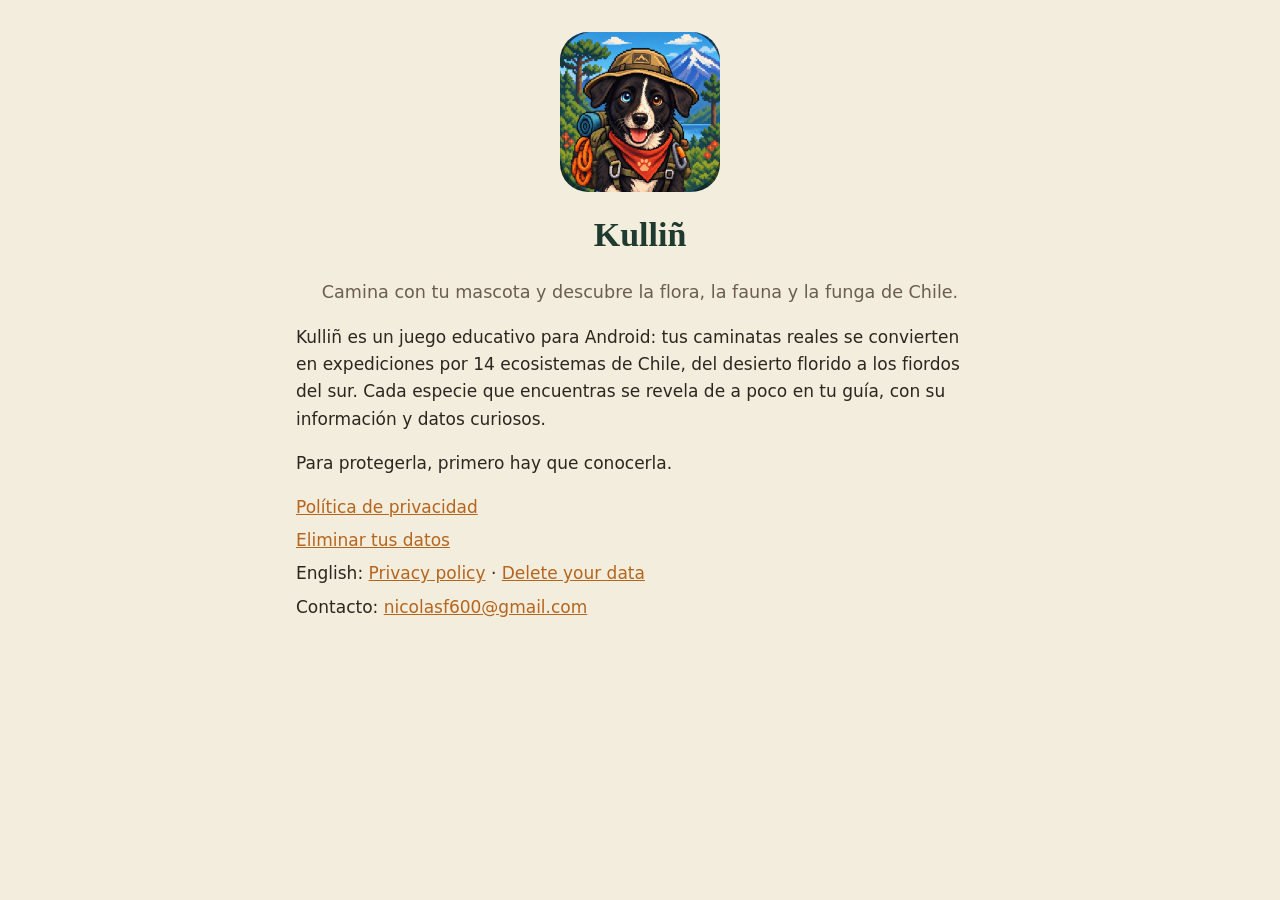
<file: index.html>
<!doctype html>
<html lang="es">
<head>
<meta charset="utf-8">
<meta name="viewport" content="width=device-width, initial-scale=1">
<title>Kulliñ</title>
<link rel="stylesheet" href="estilo.css">
</head>
<body>
<main>
<img class="logo" src="logo.png" alt="Logo de Kulliñ: un perro explorador con sombrero y mochila">
<h1>Kulliñ</h1>
<p class="bajada">Camina con tu mascota y descubre la flora, la fauna y la funga de Chile.</p>
<p>Kulliñ es un juego educativo para Android: tus caminatas reales se convierten en expediciones por 14 ecosistemas de Chile, del desierto florido a los fiordos del sur. Cada especie que encuentras se revela de a poco en tu guía, con su información y datos curiosos.</p>
<p>Para protegerla, primero hay que conocerla.</p>
<ul class="enlaces">
<li><a href="privacidad.html">Política de privacidad</a></li>
<li><a href="eliminar-datos.html">Eliminar tus datos</a></li>
<li>English: <a href="privacy.html">Privacy policy</a> · <a href="delete-data.html">Delete your data</a></li>
<li>Contacto: <a href="mailto:nicolasf600@gmail.com">nicolasf600@gmail.com</a></li>
</ul>
</main>
</body>
</html>
</file>
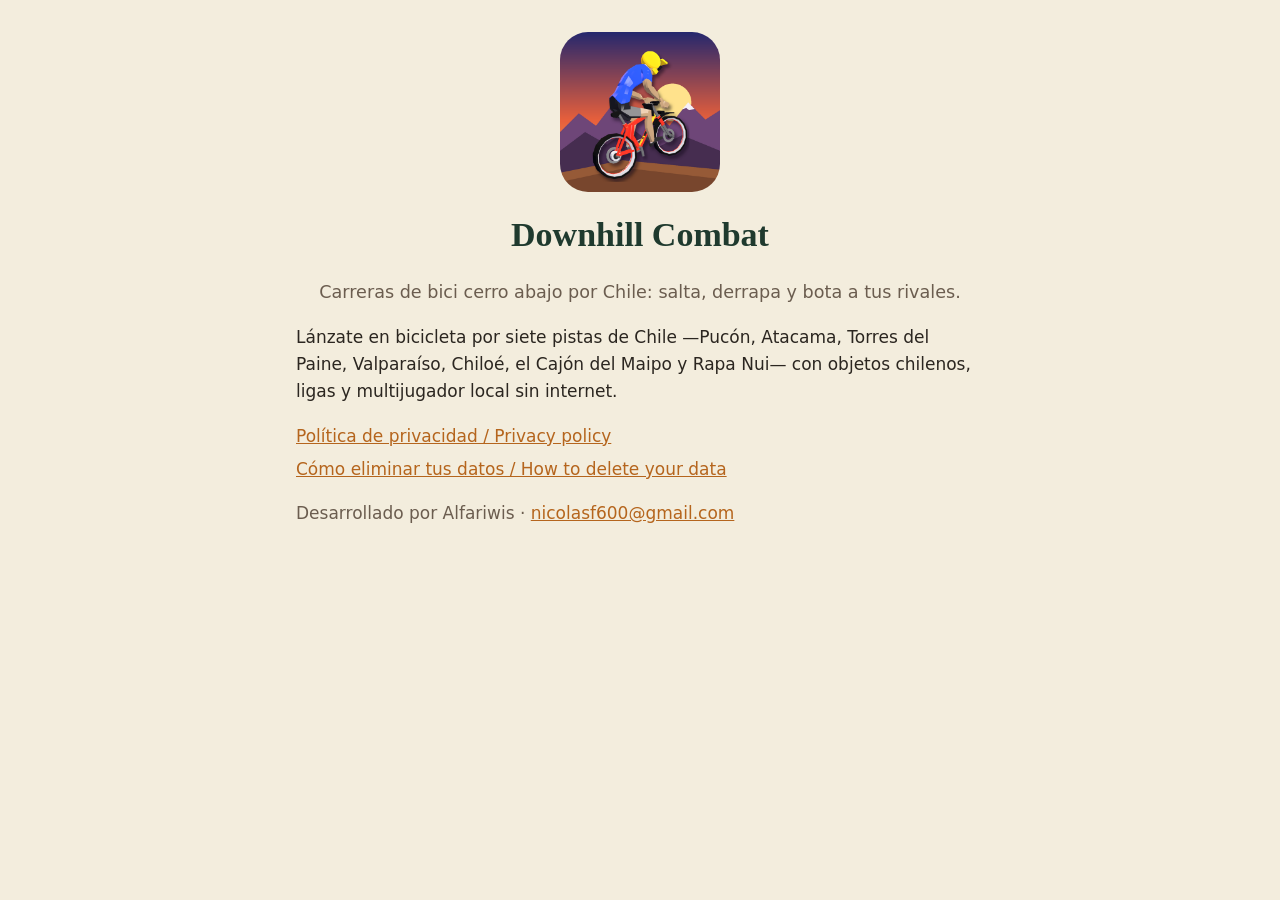
<file: downhill/index.html>
<!doctype html>
<html lang="es">
<head>
<meta charset="utf-8">
<meta name="viewport" content="width=device-width, initial-scale=1">
<title>Downhill Combat</title>
<link rel="stylesheet" href="../estilo.css">
</head>
<body>
<main>
<img class="logo" src="logo.png" alt="Ícono de Downhill Combat">
<h1>Downhill Combat</h1>
<p class="bajada">Carreras de bici cerro abajo por Chile: salta, derrapa y bota a tus rivales.</p>
<p>Lánzate en bicicleta por siete pistas de Chile —Pucón, Atacama, Torres del Paine, Valparaíso, Chiloé, el Cajón del Maipo y Rapa Nui— con objetos chilenos, ligas y multijugador local sin internet.</p>
<ul class="enlaces">
<li><a href="privacidad.html">Política de privacidad / Privacy policy</a></li>
<li><a href="eliminar-datos.html">Cómo eliminar tus datos / How to delete your data</a></li>
</ul>
<p class="fecha">Desarrollado por Alfariwis · <a href="mailto:nicolasf600@gmail.com">nicolasf600@gmail.com</a></p>
</main>
</body>
</html>
</file>
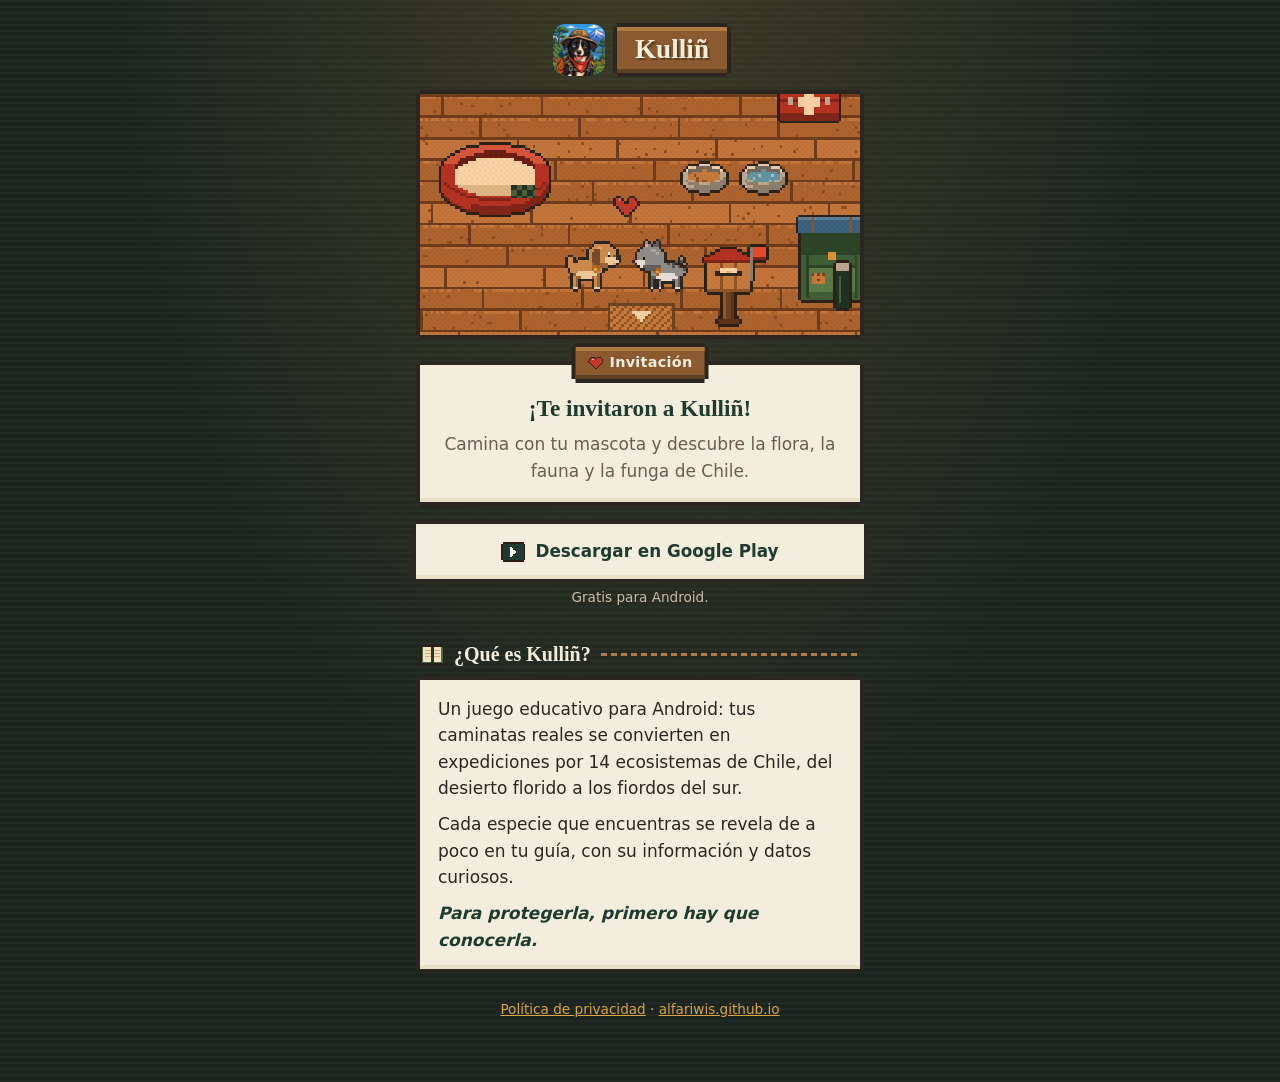
<file: kullin/v/index.html>
<!doctype html>
<html lang="es">
<head>
<meta charset="utf-8">
<meta name="viewport" content="width=device-width, initial-scale=1">
<title>Invitación a Kulliñ</title>
<meta name="description" content="Te invitaron a ser amigos en Kulliñ, el juego de mascota que se juega caminando por Chile.">
<meta name="robots" content="noindex">
<meta name="theme-color" content="#1c2420">
<style>
  :root {
    --pergamino: #f3eddd;
    --pergamino-sombra: #e9e0c9;
    --tinta: #2b2620;
    --tinta-suave: #6b5d4f;
    --bosque: #1f3a2e;
    --musgo: #4b6b4f;
    --cobre: #b5651d;
    --oro: #d9a441;
    --madera: #8c5a30;
    --madera-luz: #b07a44;
    --madera-sombra: #5e3f22;
    --noche: #1c2420;
    --px: 4px;
  }
  * { box-sizing: border-box; }
  html { background: var(--noche); }
  body {
    margin: 0;
    color: var(--tinta);
    font: 17px/1.55 system-ui, -apple-system, "Segoe UI", Roboto, sans-serif;
    background:
      radial-gradient(ellipse at 50% -10%, rgba(217, 164, 65, 0.18), transparent 60%),
      repeating-linear-gradient(0deg, rgba(255, 255, 255, 0.025) 0 2px, transparent 2px 6px),
      var(--noche);
    min-height: 100vh;
  }
  main { max-width: 480px; margin: 0 auto; padding: 20px 16px 48px; }
  img.px { image-rendering: pixelated; image-rendering: crisp-edges; }
  h1, h2 { font-family: Georgia, "Times New Roman", serif; line-height: 1.2; margin: 0; }

  /* Marcos pixel, como en el juego: borde escalonado de tinta y luz por dentro. */
  .marco {
    position: relative;
    background: var(--pergamino);
    margin: var(--px);
    box-shadow:
      0 calc(-1 * var(--px)) 0 0 var(--tinta), 0 var(--px) 0 0 var(--tinta),
      calc(-1 * var(--px)) 0 0 0 var(--tinta), var(--px) 0 0 0 var(--tinta),
      inset 0 calc(-1 * var(--px)) 0 0 var(--pergamino-sombra);
  }
  .madera {
    background: var(--madera);
    color: var(--pergamino);
    box-shadow:
      0 calc(-1 * var(--px)) 0 0 var(--tinta), 0 var(--px) 0 0 var(--tinta),
      calc(-1 * var(--px)) 0 0 0 var(--tinta), var(--px) 0 0 0 var(--tinta),
      inset 0 var(--px) 0 0 var(--madera-luz), inset 0 calc(-1 * var(--px)) 0 0 var(--madera-sombra);
  }

  .cabecera { display: flex; align-items: center; justify-content: center; gap: 12px; margin: 4px 0 18px; }
  .cabecera img { width: 52px; height: 52px; border-radius: 12px; }
  .cabecera .placa { padding: 6px 18px 8px; }
  .cabecera h1 { font-size: 1.7rem; text-shadow: 2px 2px 0 var(--madera-sombra); }

  .escena { padding: 0; overflow: hidden; background: var(--madera-sombra); }
  .escena img { display: block; width: 100%; height: auto; }

  .invitacion { margin-top: 30px; padding: 24px 18px 18px; text-align: center; }
  .sello {
    position: absolute; top: -18px; left: 50%; transform: translateX(-50%);
    display: flex; align-items: center; gap: 6px; padding: 4px 12px 5px; white-space: nowrap;
    font-weight: 800; font-size: 0.9rem; letter-spacing: 0.02em;
  }
  .sello img { width: 16px; height: 16px; }
  .invitacion h2 { font-size: 1.45rem; color: var(--bosque); margin-top: 6px; }
  .invitacion p { margin: 8px 0 0; color: var(--tinta-suave); }
  .boleto {
    margin: 16px auto 0; max-width: 300px; padding: 10px 12px 12px;
    border: 3px dashed var(--madera-luz); background: #fbf6e9;
  }
  .boleto small { display: block; color: var(--tinta-suave); font-weight: 700; text-transform: uppercase; letter-spacing: 0.08em; font-size: 0.72rem; }
  .codigo { font: 800 1.9rem/1.2 ui-monospace, "Cascadia Mono", Consolas, monospace; letter-spacing: 0.14em; color: var(--bosque); }
  .copiar {
    margin-top: 6px; border: 0; background: none; color: var(--cobre); font: inherit; font-weight: 700;
    font-size: 0.9rem; cursor: pointer; padding: 4px 8px;
  }

  .botones { display: grid; gap: 14px; margin: 22px 0 8px; }
  .boton {
    display: flex; align-items: center; justify-content: center; gap: 10px;
    padding: 14px 16px 15px; font-weight: 800; font-size: 1.05rem; text-decoration: none;
    transition: transform 0.06s;
  }
  .boton:active { transform: translateY(2px); }
  .boton img { width: 24px; height: 24px; }
  .boton.secundario { background: var(--pergamino); color: var(--bosque); }
  .boton.secundario {
    box-shadow:
      0 calc(-1 * var(--px)) 0 0 var(--tinta), 0 var(--px) 0 0 var(--tinta),
      calc(-1 * var(--px)) 0 0 0 var(--tinta), var(--px) 0 0 0 var(--tinta),
      inset 0 calc(-1 * var(--px)) 0 0 var(--pergamino-sombra);
  }
  .nota { color: #c9bca6; text-align: center; font-size: 0.85rem; margin: 6px 0 0; }

  .seccion { margin-top: 34px; }
  .titulo { display: flex; align-items: center; gap: 10px; color: var(--pergamino); margin: 0 4px 14px; }
  .titulo img { width: 24px; height: 24px; }
  .titulo h2 { font-size: 1.25rem; }
  .titulo::after { content: ""; flex: 1; height: 3px; background: repeating-linear-gradient(90deg, var(--madera-luz) 0 6px, transparent 6px 10px); }

  .juntos { display: grid; gap: 14px; }
  .tarjeta { display: flex; gap: 14px; align-items: center; padding: 14px; }
  .tarjeta .icono {
    flex: none; width: 56px; height: 56px; display: grid; place-items: center;
    background: var(--pergamino-sombra); box-shadow: inset 0 0 0 3px var(--madera-luz);
  }
  .tarjeta .icono img { width: 32px; height: 32px; }
  .tarjeta strong { display: block; color: var(--bosque); }
  .tarjeta span { color: var(--tinta-suave); font-size: 0.95rem; }

  .pasos { list-style: none; margin: 0; padding: 14px 16px; counter-reset: paso; }
  .pasos li { display: flex; gap: 12px; align-items: flex-start; padding: 8px 0; counter-increment: paso; }
  .pasos li + li { border-top: 2px dashed var(--pergamino-sombra); }
  .pasos li::before {
    content: counter(paso); flex: none; width: 30px; height: 30px; display: grid; place-items: center;
    background: var(--cobre); color: var(--pergamino); font-weight: 800;
    box-shadow: inset 0 3px 0 0 #d08540, inset 0 -3px 0 0 #7d4513;
  }

  .que-es { padding: 16px 18px; }
  .que-es p { margin: 0 0 10px; }
  .que-es p:last-child { margin: 0; color: var(--bosque); font-weight: 700; font-style: italic; }

  footer { margin-top: 30px; text-align: center; color: #c9bca6; font-size: 0.85rem; }
  footer a { color: var(--oro); }
  [hidden] { display: none !important; }
</style>
</head>
<body>
<main>
  <header class="cabecera">
    <img src="../../logo.png" alt="">
    <div class="placa madera"><h1>Kulliñ</h1></div>
  </header>

  <div class="marco escena">
    <img id="escena" class="px" src="img/refugio_tarde.png" width="164" height="90"
         alt="Un perro y un gato se saludan junto al buzón del refugio, con la banderita levantada">
  </div>

  <section id="invitacion" class="marco invitacion">
    <div class="sello madera"><img class="px" src="img/icono_corazon.png" alt="">Invitación</div>
    <h2 id="titulo-invitacion">¡Te invitaron a Kulliñ!</h2>
    <p id="bajada-invitacion">Camina con tu mascota y descubre la flora, la fauna y la funga de Chile.</p>
    <div id="boleto" class="boleto" hidden>
      <small>Código de amigo</small>
      <div id="codigo" class="codigo"></div>
      <button id="copiar" class="copiar" type="button">Copiar código</button>
    </div>
  </section>

  <div class="botones">
    <a id="abrir" class="boton madera" href="#" hidden><img class="px" src="img/icono_huella.png" alt="">Abrir en Kulliñ</a>
    <a id="tienda" class="boton secundario" href="https://play.google.com/store/apps/details?id=cl.kullin.app"><img class="px" src="img/icono_play.png" alt="">Descargar en Google Play</a>
  </div>
  <p id="nota-play" class="nota">Gratis para Android.</p>

  <section id="seccion-juntos" class="seccion" hidden>
    <div class="titulo"><img class="px" src="img/icono_corazon.png" alt=""><h2>Lo que harán juntos</h2></div>
    <div class="juntos">
      <div class="marco tarjeta">
        <div class="icono"><img class="px" src="img/icono_refugio.png" alt=""></div>
        <div><strong>Visitar sus refugios</strong><span>Sus mascotas juegan juntas en el living, el gimnasio y el baño.</span></div>
      </div>
      <div class="marco tarjeta">
        <div class="icono"><img class="px" src="img/icono_libro.png" alt=""></div>
        <div><strong>Comparar sus guías</strong><span>Mira las especies que vio y descubre cuáles te faltan.</span></div>
      </div>
      <div class="marco tarjeta">
        <div class="icono"><img class="px" src="img/icono_trofeo.png" alt=""></div>
        <div><strong>Correr en el circuito</strong><span>Intenta superar su mejor tiempo en el gimnasio.</span></div>
      </div>
    </div>
  </section>

  <section id="seccion-pasos" class="seccion" hidden>
    <div class="titulo"><img class="px" src="img/icono_binoculares.png" alt=""><h2>Cómo aceptar</h2></div>
    <ol class="marco pasos">
      <li id="paso-uno">Instala Kulliñ desde el botón de arriba.</li>
      <li>Adopta tu mascota y termina el recorrido por el refugio.</li>
      <li>La invitación aparece sola: activa Amigos y envía la solicitud.</li>
    </ol>
  </section>

  <section class="seccion">
    <div class="titulo"><img class="px" src="img/icono_libro.png" alt=""><h2>¿Qué es Kulliñ?</h2></div>
    <div class="marco que-es">
      <p>Un juego educativo para Android: tus caminatas reales se convierten en expediciones por 14 ecosistemas de Chile, del desierto florido a los fiordos del sur.</p>
      <p>Cada especie que encuentras se revela de a poco en tu guía, con su información y datos curiosos.</p>
      <p>Para protegerla, primero hay que conocerla.</p>
    </div>
  </section>

  <footer>
    <p id="nota-edad" hidden>Los amigos están disponibles desde los 13 años.</p>
    <p><a href="../../privacidad.html">Política de privacidad</a> · <a href="../../">alfariwis.github.io</a></p>
  </footer>
</main>
<script>
  // Lo que va después del # nunca llega a GitHub: solo lo lee esta página, en tu teléfono.
  (function () {
    var $ = function (id) { return document.getElementById(id); };
    var dato = decodeURIComponent((location.hash || '').slice(1)).trim();
    var tienda = 'https://play.google.com/store/apps/details?id=cl.kullin.app';
    var esQr = /^q-[A-Z2-9]{16}$/.test(dato);
    var codigo = dato.toUpperCase();
    var esCodigo = /^[A-Z2-9]{8}$/.test(codigo);
    var hora = new Date().getHours();
    if (hora >= 20 || hora < 7) $('escena').src = 'img/refugio_noche.png';

    if (esCodigo) {
      $('titulo-invitacion').textContent = '¡Te invitaron a ser amigos!';
      $('bajada-invitacion').textContent = 'Alguien quiere que sus mascotas se conozcan en Kulliñ.';
      $('codigo').textContent = codigo;
      $('boleto').hidden = false;
      // Play guarda el código al instalar; Kulliñ lo lee la primera vez que se abre.
      tienda += '&referrer=' + encodeURIComponent('amigo=' + codigo);
      $('tienda').href = tienda;
      $('copiar').addEventListener('click', function () {
        var listo = function () { $('copiar').textContent = '¡Copiado!'; };
        if (navigator.clipboard) navigator.clipboard.writeText(codigo).then(listo, function () {});
      });
    }
    if (esQr) {
      $('titulo-invitacion').textContent = 'Este QR se escanea desde Kulliñ';
      $('bajada-invitacion').textContent = 'Abre el buzón de tu refugio, toca Agregar y luego Escanear QR: quedan como amigos al instante.';
      $('paso-uno').textContent = 'Instala Kulliñ desde el botón de arriba y vuelve a escanear el QR desde el juego.';
    }
    if (esCodigo || esQr) {
      $('seccion-juntos').hidden = false;
      $('seccion-pasos').hidden = false;
      $('nota-edad').hidden = false;
    }
    if ((esCodigo || esQr) && /Android/i.test(navigator.userAgent)) {
      var abrir = $('abrir');
      abrir.href = 'intent://alfariwis.github.io/kullin/v?c=' + encodeURIComponent(esCodigo ? codigo : dato) +
        '#Intent;scheme=https;package=cl.kullin.app;S.browser_fallback_url=' + encodeURIComponent(tienda) + ';end';
      abrir.hidden = false;
      $('nota-play').textContent = '¿Ya tienes Kulliñ? Toca "Abrir en Kulliñ".';
    }
  })();
</script>
</body>
</html>
</file>
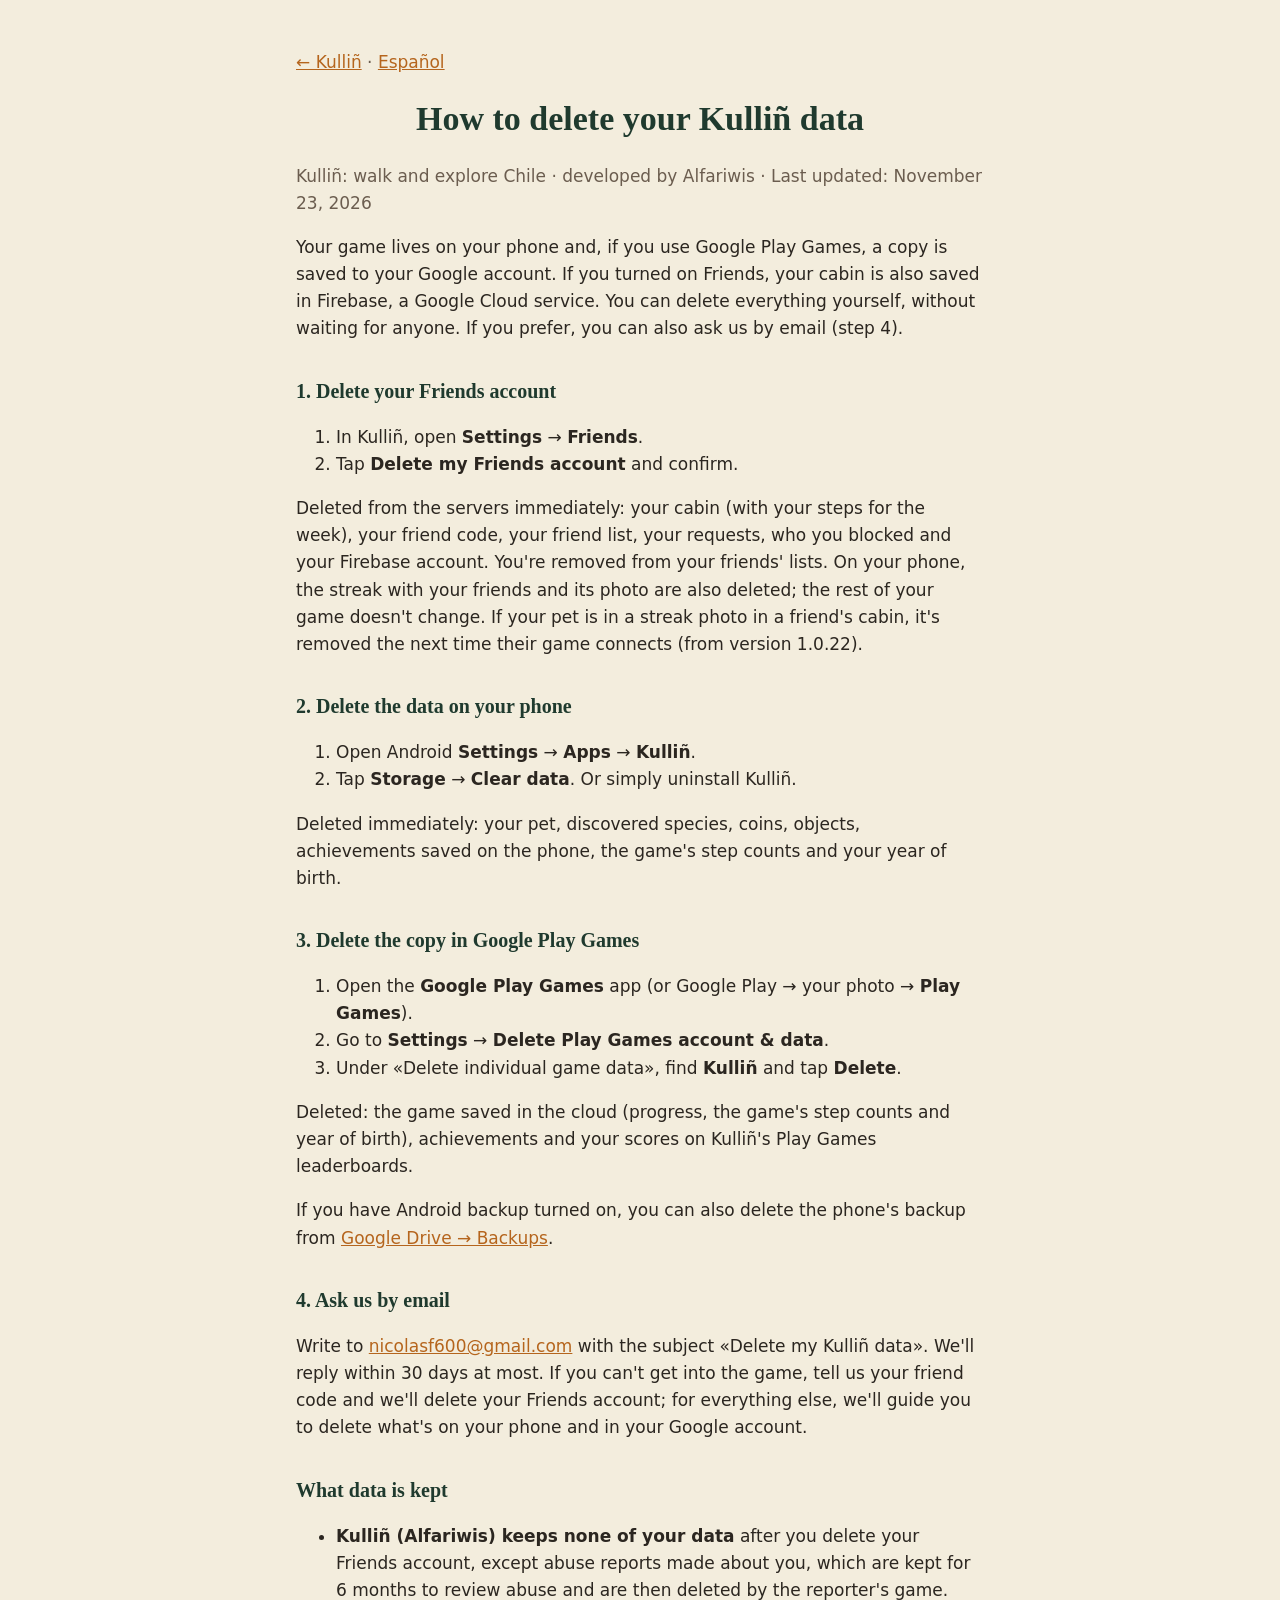
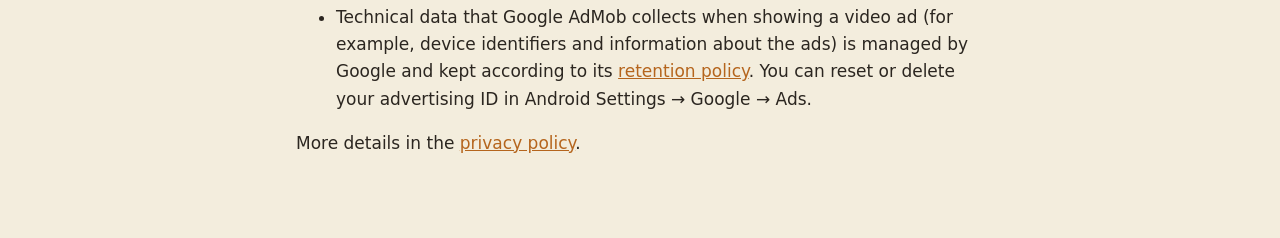
<file: delete-data.html>
<!doctype html>
<html lang="en">
<head>
<meta charset="utf-8">
<meta name="viewport" content="width=device-width, initial-scale=1">
<title>Delete your data · Kulliñ</title>
<link rel="stylesheet" href="estilo.css">
</head>
<body>
<main>
<p class="volver"><a href="index.html">← Kulliñ</a> · <a href="eliminar-datos.html">Español</a></p>
<h1>How to delete your Kulliñ data</h1>
<p class="fecha">Kulliñ: walk and explore Chile · developed by Alfariwis · Last updated: November 23, 2026</p>

<p>Your game lives on your phone and, if you use Google Play Games, a copy is saved to your Google account. If you turned on Friends, your cabin is also saved in Firebase, a Google Cloud service. You can delete everything yourself, without waiting for anyone. If you prefer, you can also ask us by email (step 4).</p>

<h2>1. Delete your Friends account</h2>
<ol>
<li>In Kulliñ, open <strong>Settings</strong> → <strong>Friends</strong>.</li>
<li>Tap <strong>Delete my Friends account</strong> and confirm.</li>
</ol>
<p>Deleted from the servers immediately: your cabin (with your steps for the week), your friend code, your friend list, your requests, who you blocked and your Firebase account. You're removed from your friends' lists. On your phone, the streak with your friends and its photo are also deleted; the rest of your game doesn't change. If your pet is in a streak photo in a friend's cabin, it's removed the next time their game connects (from version 1.0.22).</p>

<h2>2. Delete the data on your phone</h2>
<ol>
<li>Open Android <strong>Settings</strong> → <strong>Apps</strong> → <strong>Kulliñ</strong>.</li>
<li>Tap <strong>Storage</strong> → <strong>Clear data</strong>. Or simply uninstall Kulliñ.</li>
</ol>
<p>Deleted immediately: your pet, discovered species, coins, objects, achievements saved on the phone, the game's step counts and your year of birth.</p>

<h2>3. Delete the copy in Google Play Games</h2>
<ol>
<li>Open the <strong>Google Play Games</strong> app (or Google Play → your photo → <strong>Play Games</strong>).</li>
<li>Go to <strong>Settings</strong> → <strong>Delete Play Games account &amp; data</strong>.</li>
<li>Under «Delete individual game data», find <strong>Kulliñ</strong> and tap <strong>Delete</strong>.</li>
</ol>
<p>Deleted: the game saved in the cloud (progress, the game's step counts and year of birth), achievements and your scores on Kulliñ's Play Games leaderboards.</p>
<p>If you have Android backup turned on, you can also delete the phone's backup from <a href="https://drive.google.com/drive/backups">Google Drive → Backups</a>.</p>

<h2>4. Ask us by email</h2>
<p>Write to <a href="mailto:nicolasf600@gmail.com?subject=Delete%20my%20Kulli%C3%B1%20data">nicolasf600@gmail.com</a> with the subject «Delete my Kulliñ data». We'll reply within 30 days at most. If you can't get into the game, tell us your friend code and we'll delete your Friends account; for everything else, we'll guide you to delete what's on your phone and in your Google account.</p>

<h2>What data is kept</h2>
<ul>
<li><strong>Kulliñ (Alfariwis) keeps none of your data</strong> after you delete your Friends account, except abuse reports made about you, which are kept for 6 months to review abuse and are then deleted by the reporter's game.</li>
<li>Technical data that Google AdMob collects when showing a video ad (for example, device identifiers and information about the ads) is managed by Google and kept according to its <a href="https://policies.google.com/technologies/retention">retention policy</a>. You can reset or delete your advertising ID in Android Settings → Google → Ads.</li>
</ul>

<p>More details in the <a href="privacy.html">privacy policy</a>.</p>
</main>
</body>
</html>
</file>
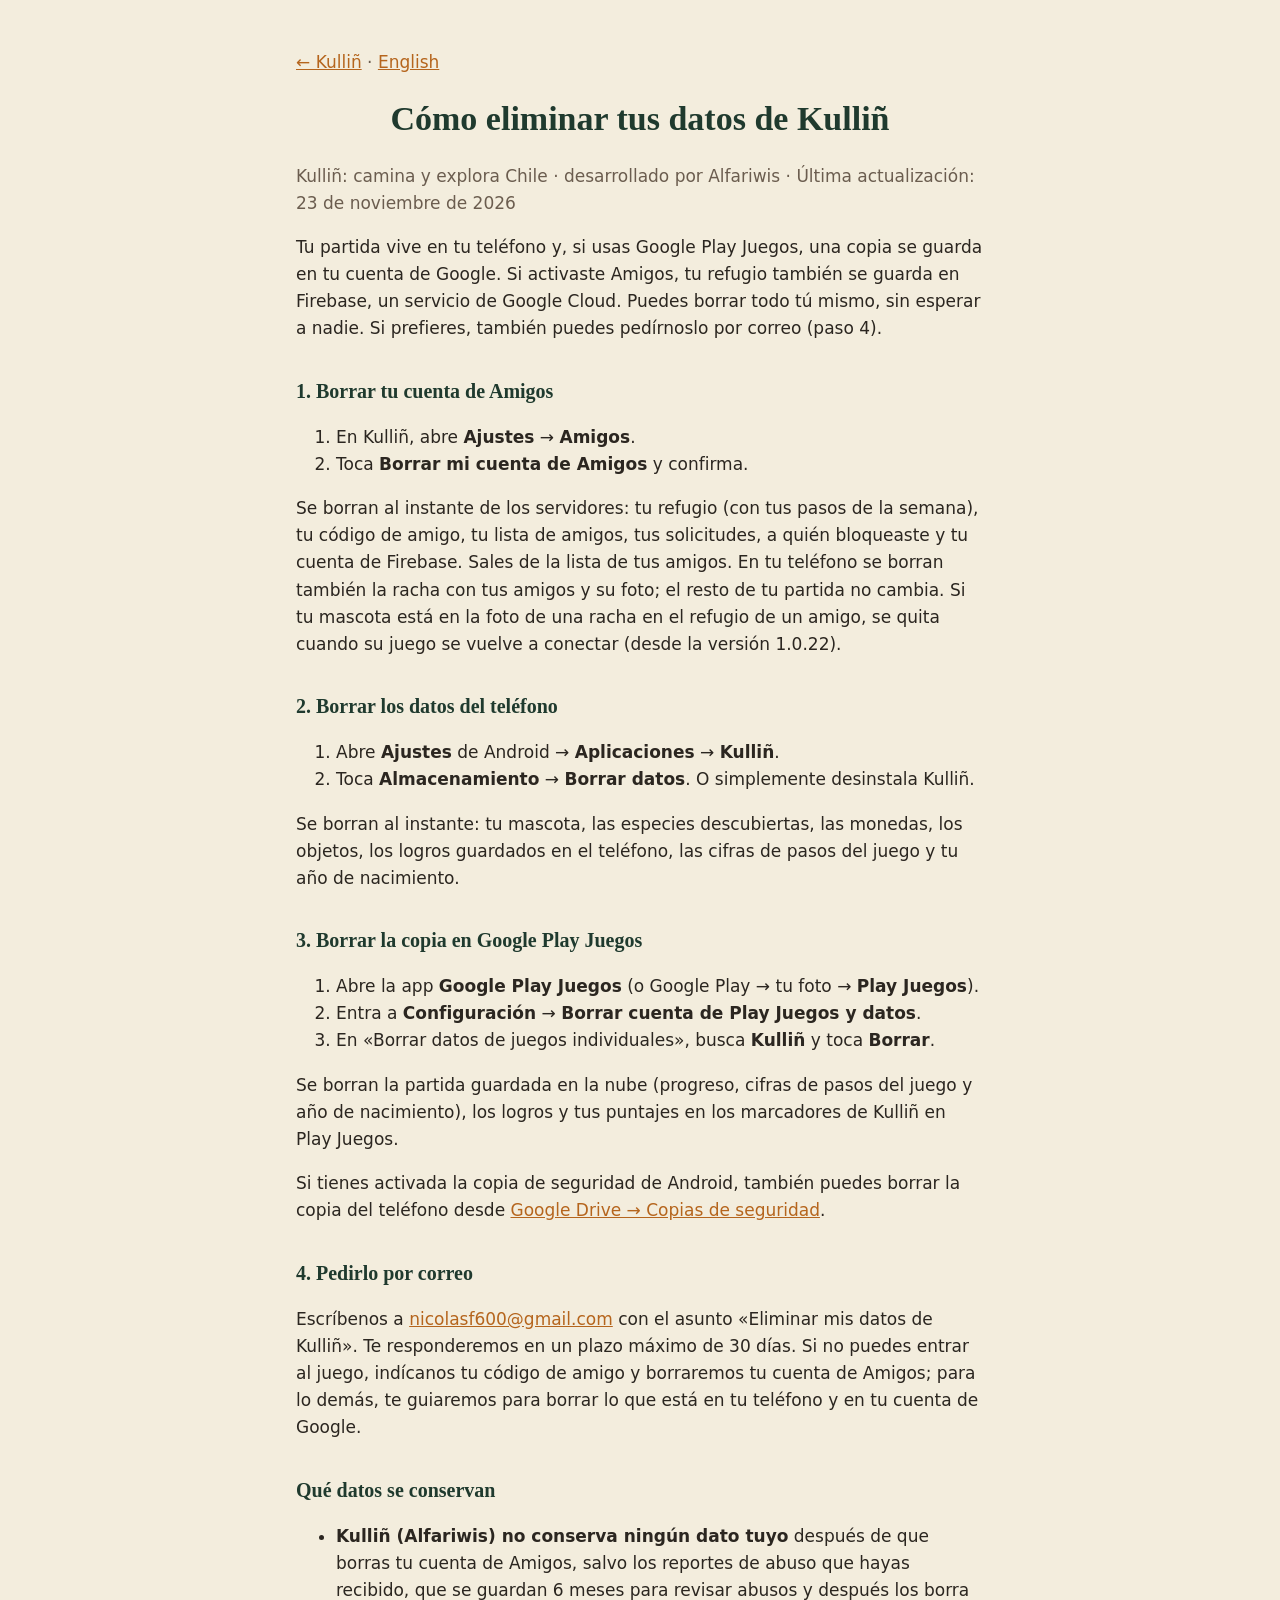
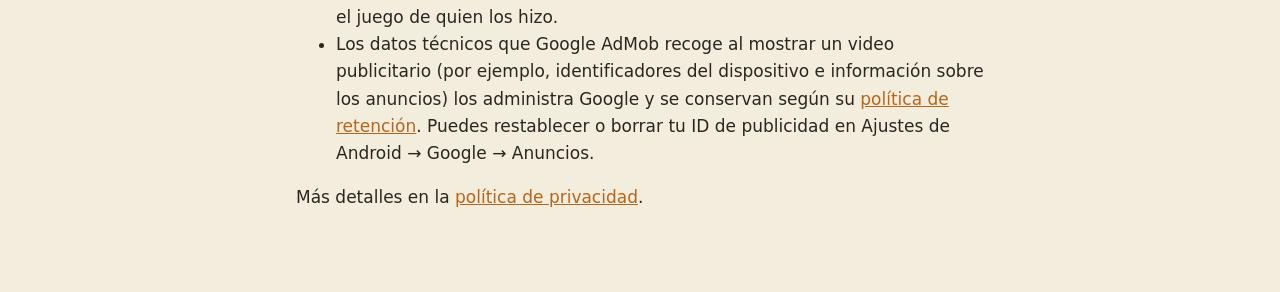
<file: eliminar-datos.html>
<!doctype html>
<html lang="es">
<head>
<meta charset="utf-8">
<meta name="viewport" content="width=device-width, initial-scale=1">
<title>Eliminar tus datos · Kulliñ</title>
<link rel="stylesheet" href="estilo.css">
</head>
<body>
<main>
<p class="volver"><a href="index.html">← Kulliñ</a> · <a href="delete-data.html">English</a></p>
<h1>Cómo eliminar tus datos de Kulliñ</h1>
<p class="fecha">Kulliñ: camina y explora Chile · desarrollado por Alfariwis · Última actualización: 23 de noviembre de 2026</p>

<p>Tu partida vive en tu teléfono y, si usas Google Play Juegos, una copia se guarda en tu cuenta de Google. Si activaste Amigos, tu refugio también se guarda en Firebase, un servicio de Google Cloud. Puedes borrar todo tú mismo, sin esperar a nadie. Si prefieres, también puedes pedírnoslo por correo (paso 4).</p>

<h2>1. Borrar tu cuenta de Amigos</h2>
<ol>
<li>En Kulliñ, abre <strong>Ajustes</strong> → <strong>Amigos</strong>.</li>
<li>Toca <strong>Borrar mi cuenta de Amigos</strong> y confirma.</li>
</ol>
<p>Se borran al instante de los servidores: tu refugio (con tus pasos de la semana), tu código de amigo, tu lista de amigos, tus solicitudes, a quién bloqueaste y tu cuenta de Firebase. Sales de la lista de tus amigos. En tu teléfono se borran también la racha con tus amigos y su foto; el resto de tu partida no cambia. Si tu mascota está en la foto de una racha en el refugio de un amigo, se quita cuando su juego se vuelve a conectar (desde la versión 1.0.22).</p>

<h2>2. Borrar los datos del teléfono</h2>
<ol>
<li>Abre <strong>Ajustes</strong> de Android → <strong>Aplicaciones</strong> → <strong>Kulliñ</strong>.</li>
<li>Toca <strong>Almacenamiento</strong> → <strong>Borrar datos</strong>. O simplemente desinstala Kulliñ.</li>
</ol>
<p>Se borran al instante: tu mascota, las especies descubiertas, las monedas, los objetos, los logros guardados en el teléfono, las cifras de pasos del juego y tu año de nacimiento.</p>

<h2>3. Borrar la copia en Google Play Juegos</h2>
<ol>
<li>Abre la app <strong>Google Play Juegos</strong> (o Google Play → tu foto → <strong>Play Juegos</strong>).</li>
<li>Entra a <strong>Configuración</strong> → <strong>Borrar cuenta de Play Juegos y datos</strong>.</li>
<li>En «Borrar datos de juegos individuales», busca <strong>Kulliñ</strong> y toca <strong>Borrar</strong>.</li>
</ol>
<p>Se borran la partida guardada en la nube (progreso, cifras de pasos del juego y año de nacimiento), los logros y tus puntajes en los marcadores de Kulliñ en Play Juegos.</p>
<p>Si tienes activada la copia de seguridad de Android, también puedes borrar la copia del teléfono desde <a href="https://drive.google.com/drive/backups">Google Drive → Copias de seguridad</a>.</p>

<h2>4. Pedirlo por correo</h2>
<p>Escríbenos a <a href="mailto:nicolasf600@gmail.com?subject=Eliminar%20mis%20datos%20de%20Kuli%C3%B1">nicolasf600@gmail.com</a> con el asunto «Eliminar mis datos de Kulliñ». Te responderemos en un plazo máximo de 30 días. Si no puedes entrar al juego, indícanos tu código de amigo y borraremos tu cuenta de Amigos; para lo demás, te guiaremos para borrar lo que está en tu teléfono y en tu cuenta de Google.</p>

<h2>Qué datos se conservan</h2>
<ul>
<li><strong>Kulliñ (Alfariwis) no conserva ningún dato tuyo</strong> después de que borras tu cuenta de Amigos, salvo los reportes de abuso que hayas recibido, que se guardan 6 meses para revisar abusos y después los borra el juego de quien los hizo.</li>
<li>Los datos técnicos que Google AdMob recoge al mostrar un video publicitario (por ejemplo, identificadores del dispositivo e información sobre los anuncios) los administra Google y se conservan según su <a href="https://policies.google.com/technologies/retention">política de retención</a>. Puedes restablecer o borrar tu ID de publicidad en Ajustes de Android → Google → Anuncios.</li>
</ul>

<p>Más detalles en la <a href="privacidad.html">política de privacidad</a>.</p>
</main>
</body>
</html>
</file>
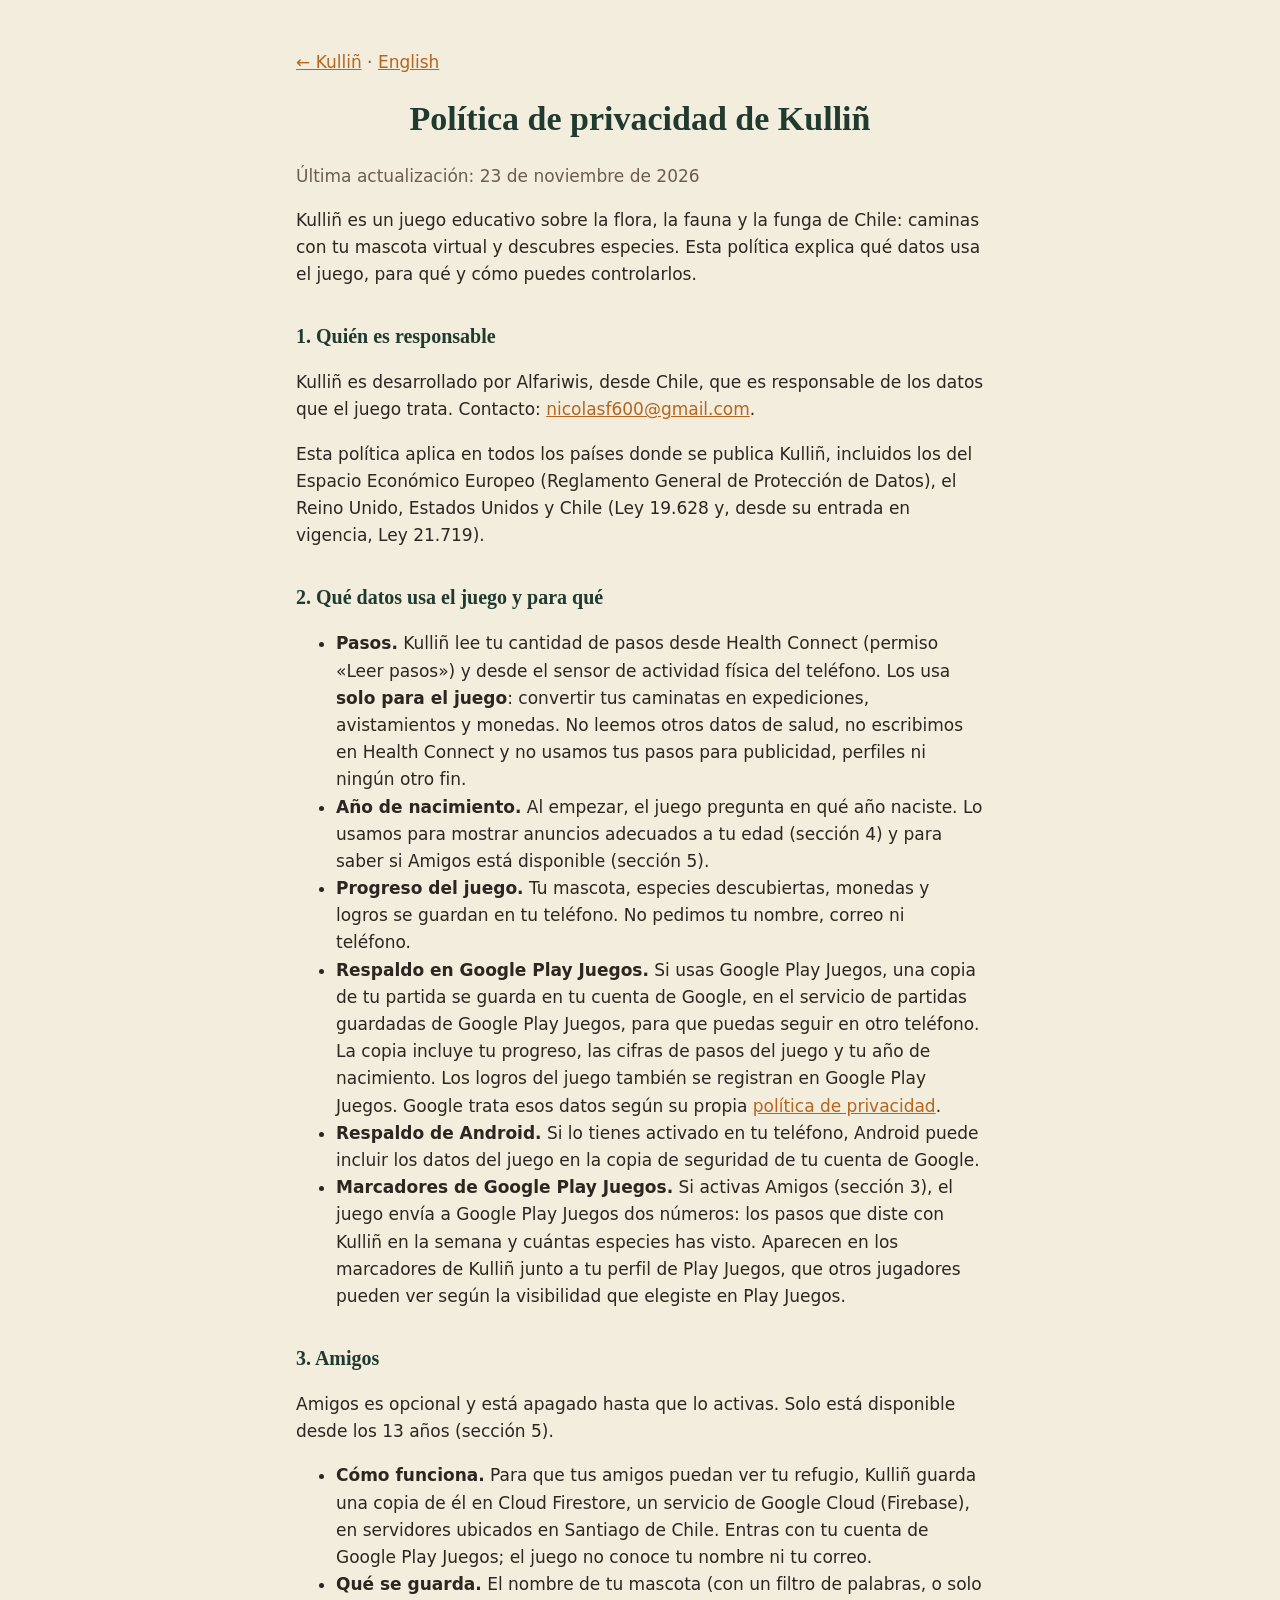
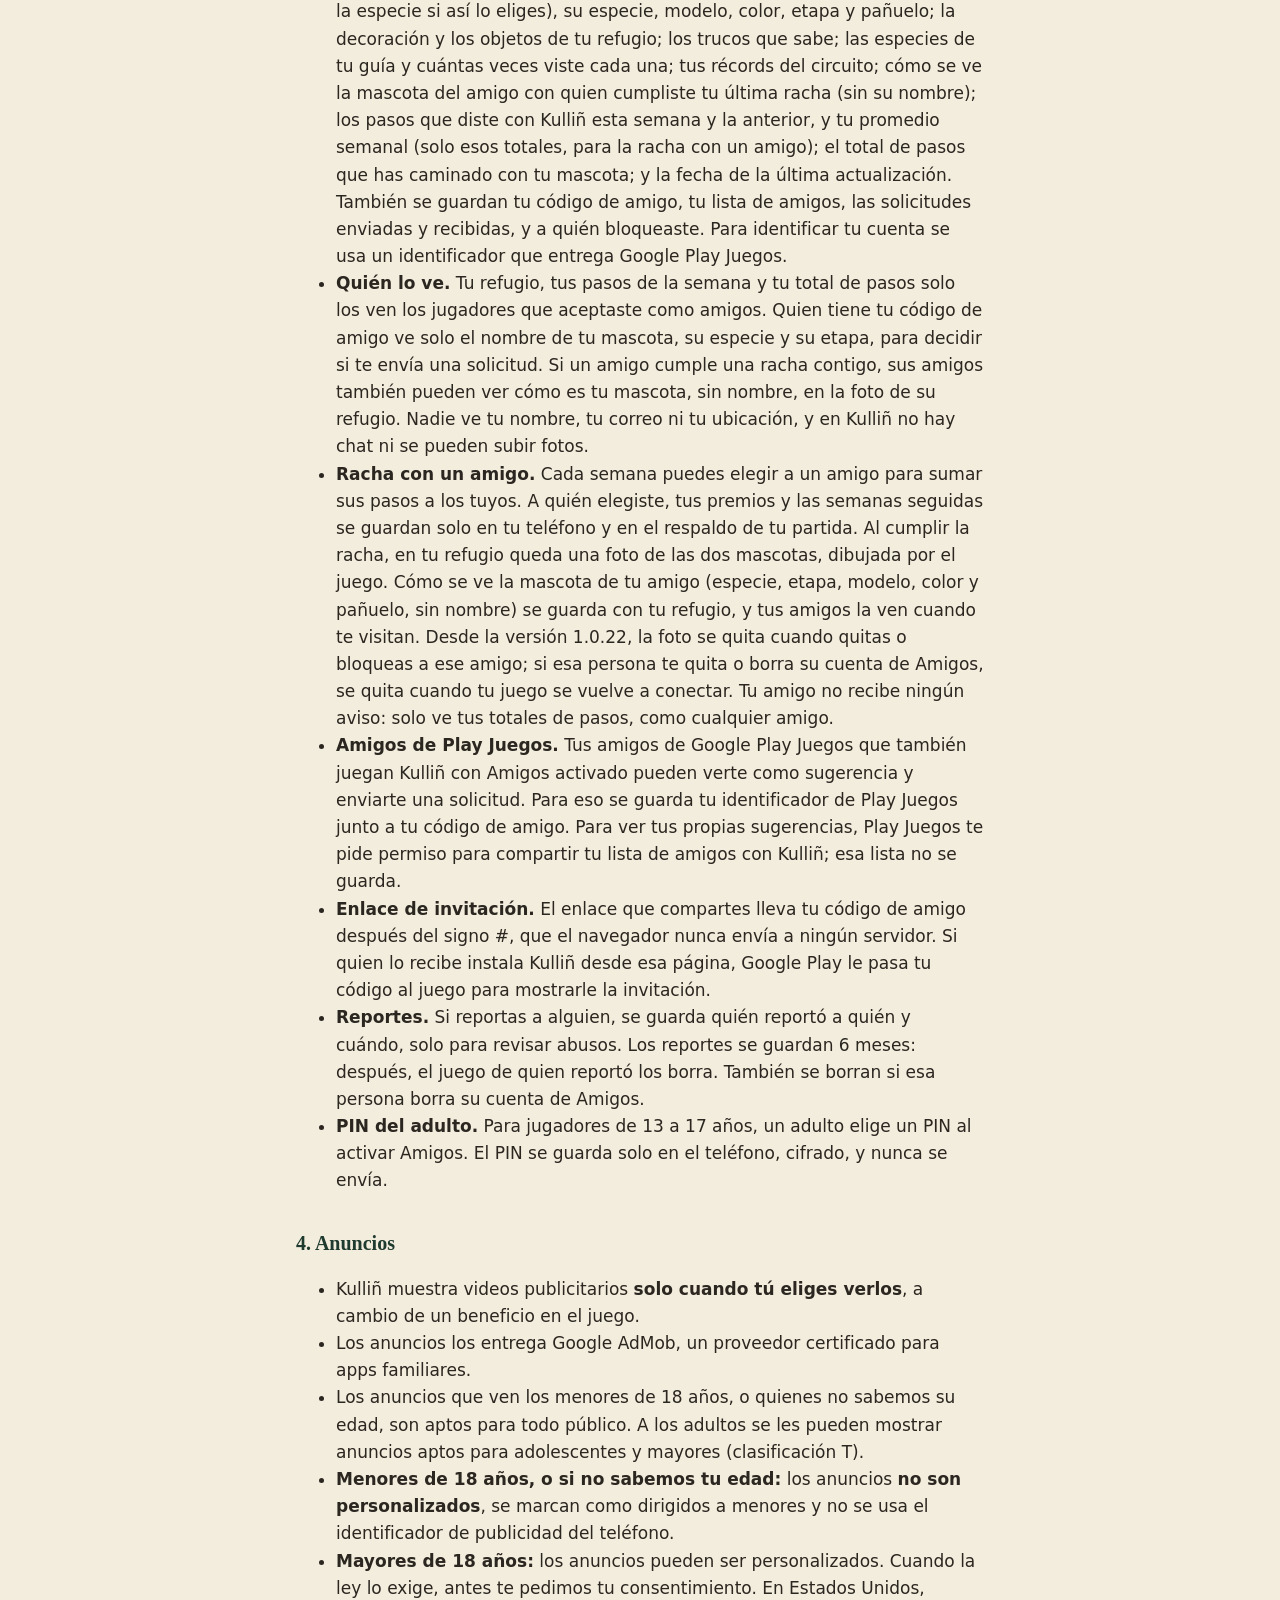
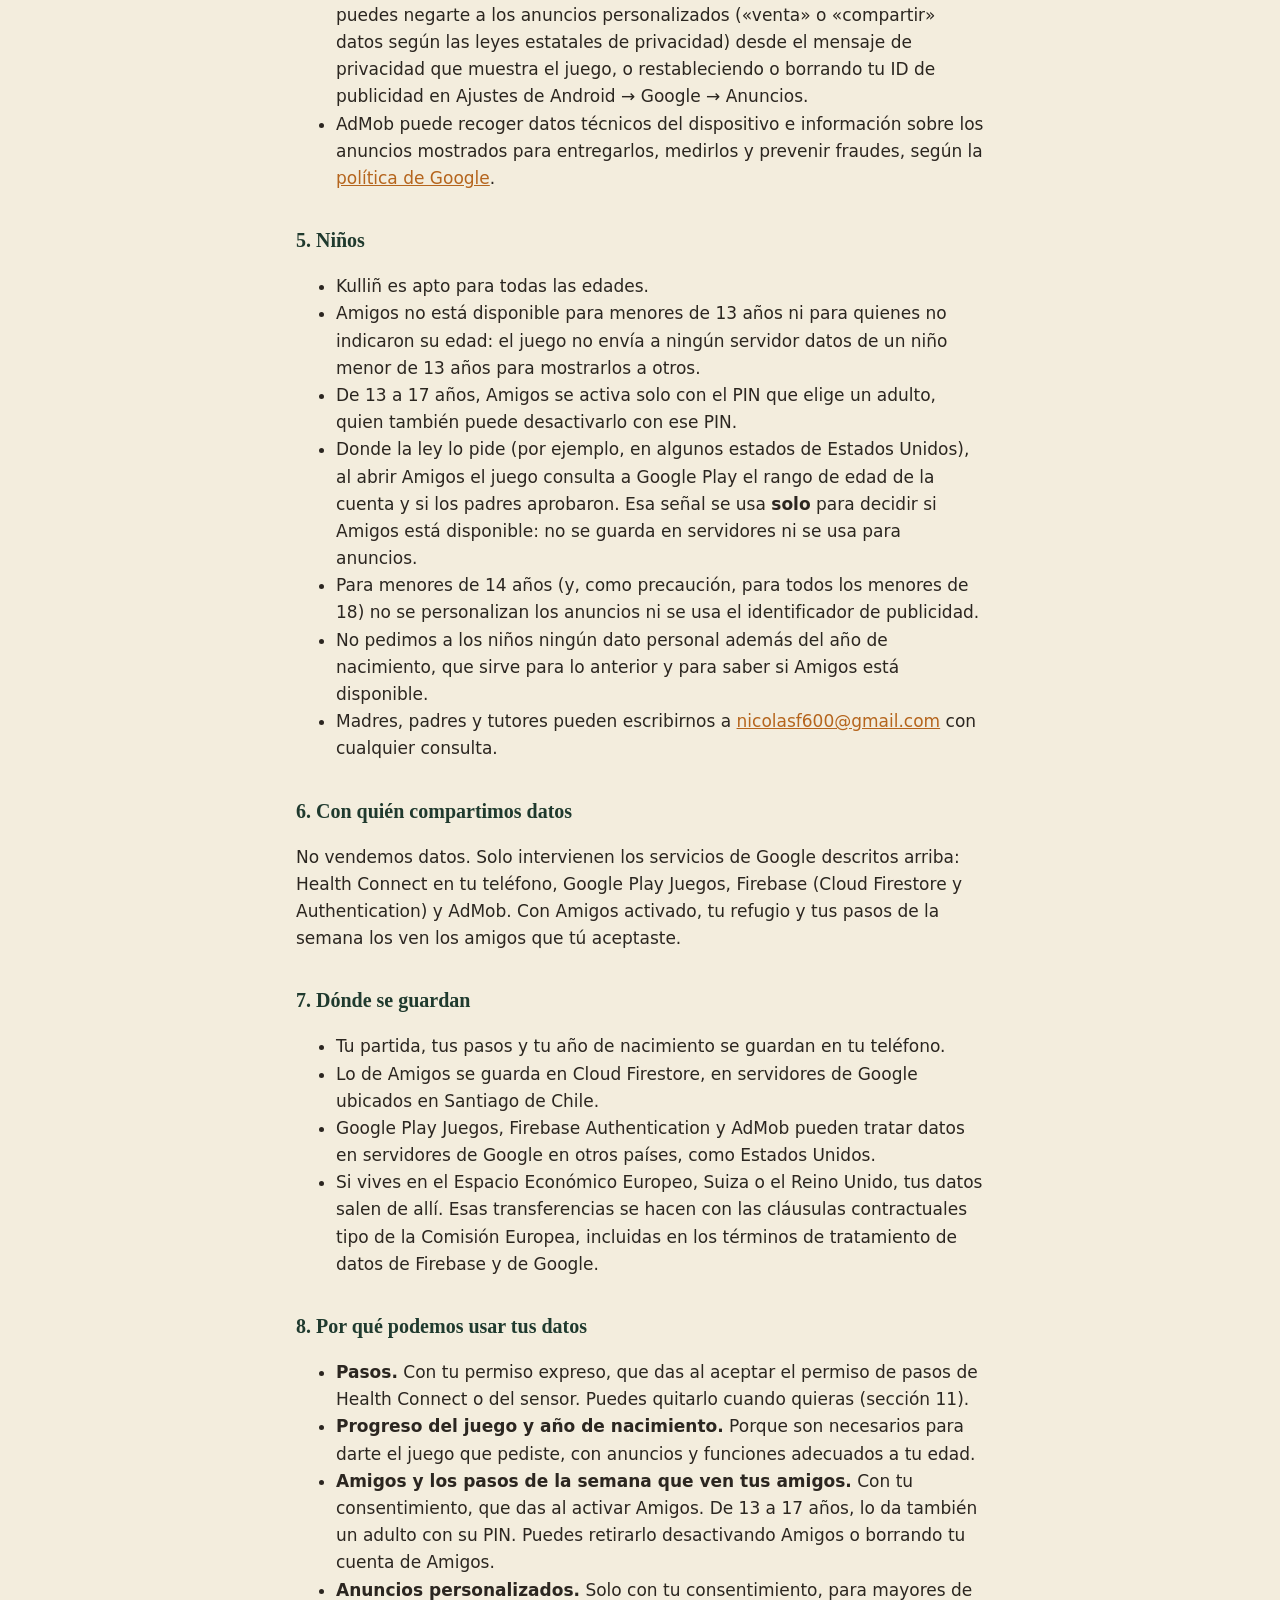
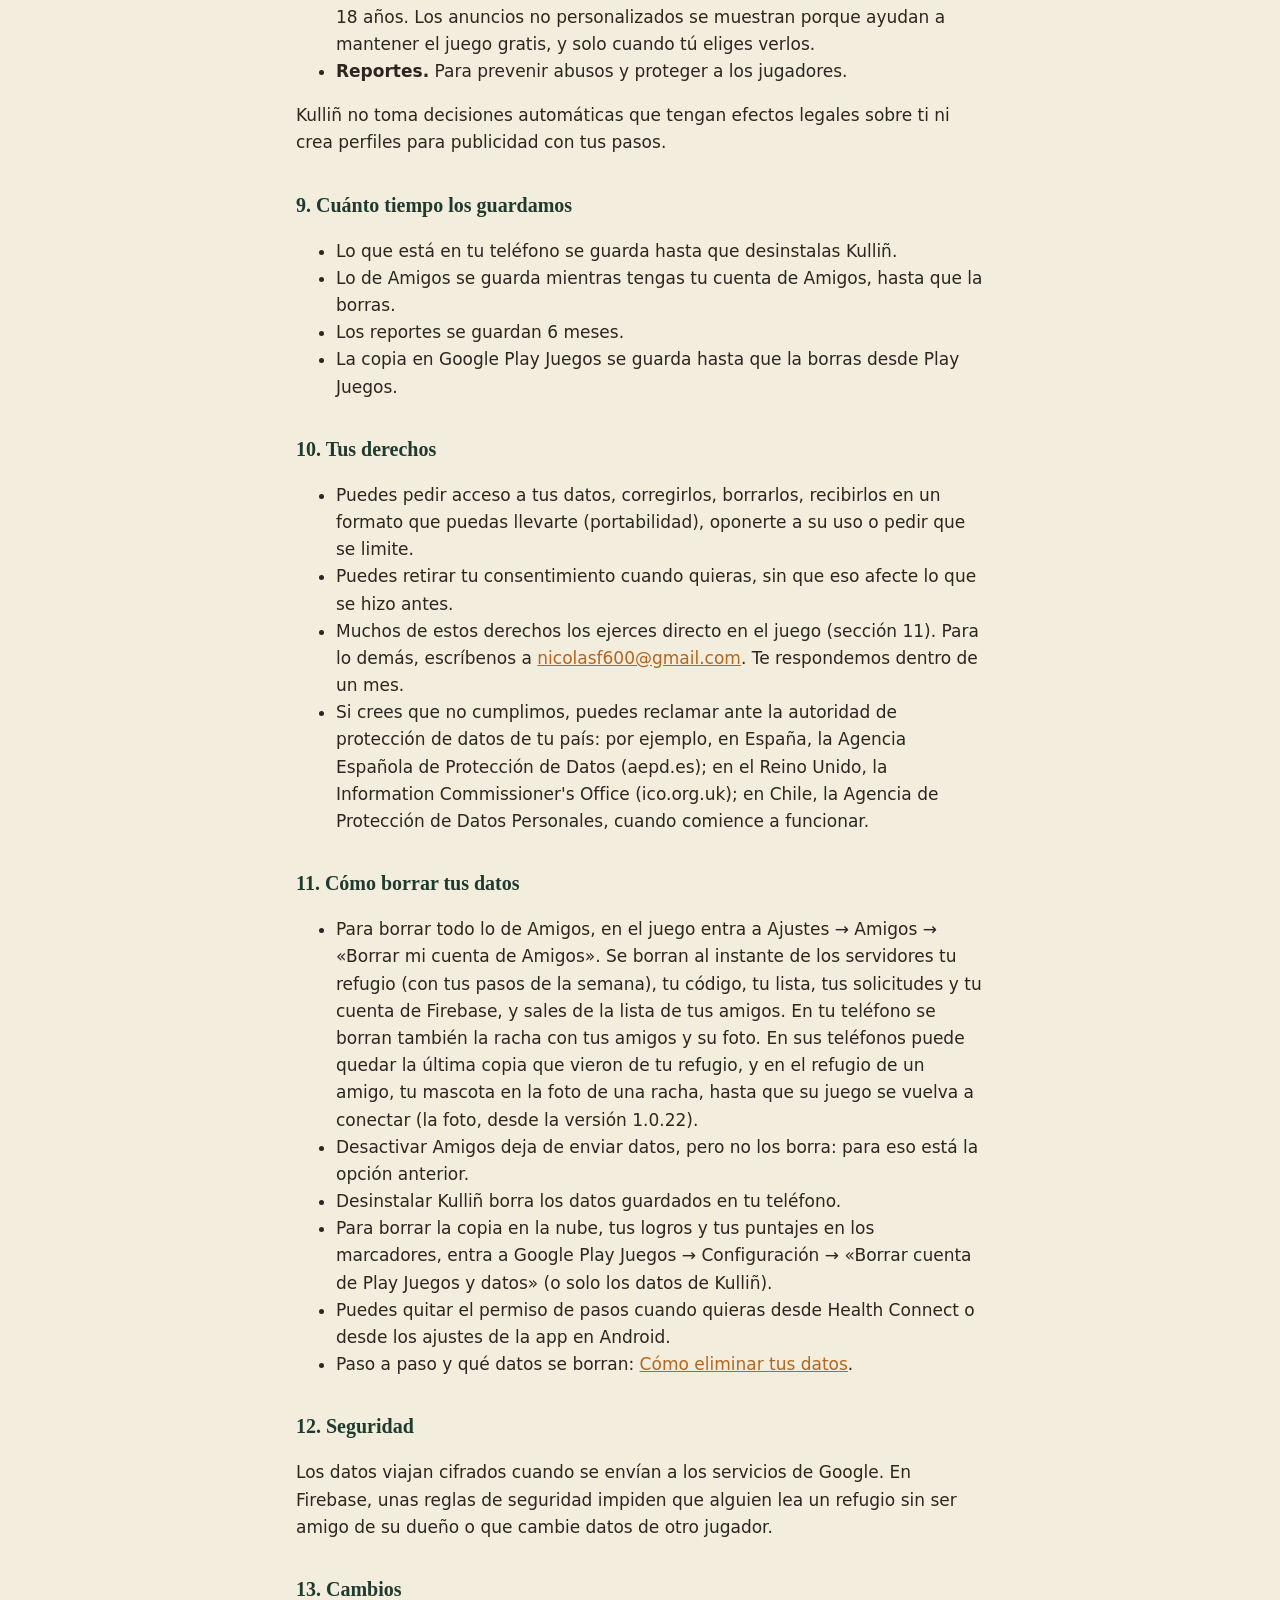
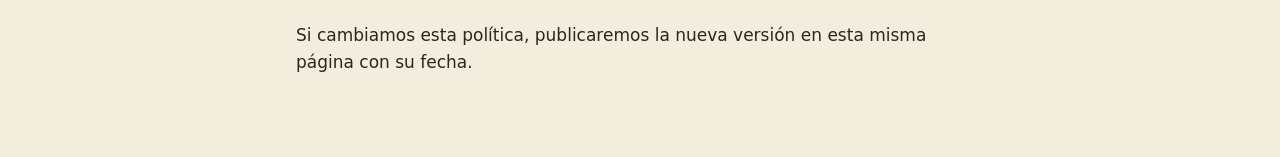
<file: privacidad.html>
<!doctype html>
<html lang="es">
<head>
<meta charset="utf-8">
<meta name="viewport" content="width=device-width, initial-scale=1">
<title>Política de privacidad · Kulliñ</title>
<link rel="stylesheet" href="estilo.css">
</head>
<body>
<main>
<p class="volver"><a href="index.html">← Kulliñ</a> · <a href="privacy.html">English</a></p>
<h1>Política de privacidad de Kulliñ</h1>
<p class="fecha">Última actualización: 23 de noviembre de 2026</p>

<p>Kulliñ es un juego educativo sobre la flora, la fauna y la funga de Chile: caminas con tu mascota virtual y descubres especies. Esta política explica qué datos usa el juego, para qué y cómo puedes controlarlos.</p>

<h2>1. Quién es responsable</h2>
<p>Kulliñ es desarrollado por Alfariwis, desde Chile, que es responsable de los datos que el juego trata. Contacto: <a href="mailto:nicolasf600@gmail.com">nicolasf600@gmail.com</a>.</p>
<p>Esta política aplica en todos los países donde se publica Kulliñ, incluidos los del Espacio Económico Europeo (Reglamento General de Protección de Datos), el Reino Unido, Estados Unidos y Chile (Ley 19.628 y, desde su entrada en vigencia, Ley 21.719).</p>

<h2>2. Qué datos usa el juego y para qué</h2>
<ul>
<li><strong>Pasos.</strong> Kulliñ lee tu cantidad de pasos desde Health Connect (permiso «Leer pasos») y desde el sensor de actividad física del teléfono. Los usa <strong>solo para el juego</strong>: convertir tus caminatas en expediciones, avistamientos y monedas. No leemos otros datos de salud, no escribimos en Health Connect y no usamos tus pasos para publicidad, perfiles ni ningún otro fin.</li>
<li><strong>Año de nacimiento.</strong> Al empezar, el juego pregunta en qué año naciste. Lo usamos para mostrar anuncios adecuados a tu edad (sección 4) y para saber si Amigos está disponible (sección 5).</li>
<li><strong>Progreso del juego.</strong> Tu mascota, especies descubiertas, monedas y logros se guardan en tu teléfono. No pedimos tu nombre, correo ni teléfono.</li>
<li><strong>Respaldo en Google Play Juegos.</strong> Si usas Google Play Juegos, una copia de tu partida se guarda en tu cuenta de Google, en el servicio de partidas guardadas de Google Play Juegos, para que puedas seguir en otro teléfono. La copia incluye tu progreso, las cifras de pasos del juego y tu año de nacimiento. Los logros del juego también se registran en Google Play Juegos. Google trata esos datos según su propia <a href="https://policies.google.com/privacy">política de privacidad</a>.</li>
<li><strong>Respaldo de Android.</strong> Si lo tienes activado en tu teléfono, Android puede incluir los datos del juego en la copia de seguridad de tu cuenta de Google.</li>
<li><strong>Marcadores de Google Play Juegos.</strong> Si activas Amigos (sección 3), el juego envía a Google Play Juegos dos números: los pasos que diste con Kulliñ en la semana y cuántas especies has visto. Aparecen en los marcadores de Kulliñ junto a tu perfil de Play Juegos, que otros jugadores pueden ver según la visibilidad que elegiste en Play Juegos.</li>
</ul>

<h2>3. Amigos</h2>
<p>Amigos es opcional y está apagado hasta que lo activas. Solo está disponible desde los 13 años (sección 5).</p>
<ul>
<li><strong>Cómo funciona.</strong> Para que tus amigos puedan ver tu refugio, Kulliñ guarda una copia de él en Cloud Firestore, un servicio de Google Cloud (Firebase), en servidores ubicados en Santiago de Chile. Entras con tu cuenta de Google Play Juegos; el juego no conoce tu nombre ni tu correo.</li>
<li><strong>Qué se guarda.</strong> El nombre de tu mascota (con un filtro de palabras, o solo la especie si así lo eliges), su especie, modelo, color, etapa y pañuelo; la decoración y los objetos de tu refugio; los trucos que sabe; las especies de tu guía y cuántas veces viste cada una; tus récords del circuito; cómo se ve la mascota del amigo con quien cumpliste tu última racha (sin su nombre); los pasos que diste con Kulliñ esta semana y la anterior, y tu promedio semanal (solo esos totales, para la racha con un amigo); el total de pasos que has caminado con tu mascota; y la fecha de la última actualización. También se guardan tu código de amigo, tu lista de amigos, las solicitudes enviadas y recibidas, y a quién bloqueaste. Para identificar tu cuenta se usa un identificador que entrega Google Play Juegos.</li>
<li><strong>Quién lo ve.</strong> Tu refugio, tus pasos de la semana y tu total de pasos solo los ven los jugadores que aceptaste como amigos. Quien tiene tu código de amigo ve solo el nombre de tu mascota, su especie y su etapa, para decidir si te envía una solicitud. Si un amigo cumple una racha contigo, sus amigos también pueden ver cómo es tu mascota, sin nombre, en la foto de su refugio. Nadie ve tu nombre, tu correo ni tu ubicación, y en Kulliñ no hay chat ni se pueden subir fotos.</li>
<li><strong>Racha con un amigo.</strong> Cada semana puedes elegir a un amigo para sumar sus pasos a los tuyos. A quién elegiste, tus premios y las semanas seguidas se guardan solo en tu teléfono y en el respaldo de tu partida. Al cumplir la racha, en tu refugio queda una foto de las dos mascotas, dibujada por el juego. Cómo se ve la mascota de tu amigo (especie, etapa, modelo, color y pañuelo, sin nombre) se guarda con tu refugio, y tus amigos la ven cuando te visitan. Desde la versión 1.0.22, la foto se quita cuando quitas o bloqueas a ese amigo; si esa persona te quita o borra su cuenta de Amigos, se quita cuando tu juego se vuelve a conectar. Tu amigo no recibe ningún aviso: solo ve tus totales de pasos, como cualquier amigo.</li>
<li><strong>Amigos de Play Juegos.</strong> Tus amigos de Google Play Juegos que también juegan Kulliñ con Amigos activado pueden verte como sugerencia y enviarte una solicitud. Para eso se guarda tu identificador de Play Juegos junto a tu código de amigo. Para ver tus propias sugerencias, Play Juegos te pide permiso para compartir tu lista de amigos con Kulliñ; esa lista no se guarda.</li>
<li><strong>Enlace de invitación.</strong> El enlace que compartes lleva tu código de amigo después del signo #, que el navegador nunca envía a ningún servidor. Si quien lo recibe instala Kulliñ desde esa página, Google Play le pasa tu código al juego para mostrarle la invitación.</li>
<li><strong>Reportes.</strong> Si reportas a alguien, se guarda quién reportó a quién y cuándo, solo para revisar abusos. Los reportes se guardan 6 meses: después, el juego de quien reportó los borra. También se borran si esa persona borra su cuenta de Amigos.</li>
<li><strong>PIN del adulto.</strong> Para jugadores de 13 a 17 años, un adulto elige un PIN al activar Amigos. El PIN se guarda solo en el teléfono, cifrado, y nunca se envía.</li>
</ul>

<h2>4. Anuncios</h2>
<ul>
<li>Kulliñ muestra videos publicitarios <strong>solo cuando tú eliges verlos</strong>, a cambio de un beneficio en el juego.</li>
<li>Los anuncios los entrega Google AdMob, un proveedor certificado para apps familiares.</li>
<li>Los anuncios que ven los menores de 18 años, o quienes no sabemos su edad, son aptos para todo público. A los adultos se les pueden mostrar anuncios aptos para adolescentes y mayores (clasificación T).</li>
<li><strong>Menores de 18 años, o si no sabemos tu edad:</strong> los anuncios <strong>no son personalizados</strong>, se marcan como dirigidos a menores y no se usa el identificador de publicidad del teléfono.</li>
<li><strong>Mayores de 18 años:</strong> los anuncios pueden ser personalizados. Cuando la ley lo exige, antes te pedimos tu consentimiento. En Estados Unidos, puedes negarte a los anuncios personalizados («venta» o «compartir» datos según las leyes estatales de privacidad) desde el mensaje de privacidad que muestra el juego, o restableciendo o borrando tu ID de publicidad en Ajustes de Android → Google → Anuncios.</li>
<li>AdMob puede recoger datos técnicos del dispositivo e información sobre los anuncios mostrados para entregarlos, medirlos y prevenir fraudes, según la <a href="https://policies.google.com/technologies/ads">política de Google</a>.</li>
</ul>

<h2>5. Niños</h2>
<ul>
<li>Kulliñ es apto para todas las edades.</li>
<li>Amigos no está disponible para menores de 13 años ni para quienes no indicaron su edad: el juego no envía a ningún servidor datos de un niño menor de 13 años para mostrarlos a otros.</li>
<li>De 13 a 17 años, Amigos se activa solo con el PIN que elige un adulto, quien también puede desactivarlo con ese PIN.</li>
<li>Donde la ley lo pide (por ejemplo, en algunos estados de Estados Unidos), al abrir Amigos el juego consulta a Google Play el rango de edad de la cuenta y si los padres aprobaron. Esa señal se usa <strong>solo</strong> para decidir si Amigos está disponible: no se guarda en servidores ni se usa para anuncios.</li>
<li>Para menores de 14 años (y, como precaución, para todos los menores de 18) no se personalizan los anuncios ni se usa el identificador de publicidad.</li>
<li>No pedimos a los niños ningún dato personal además del año de nacimiento, que sirve para lo anterior y para saber si Amigos está disponible.</li>
<li>Madres, padres y tutores pueden escribirnos a <a href="mailto:nicolasf600@gmail.com">nicolasf600@gmail.com</a> con cualquier consulta.</li>
</ul>

<h2>6. Con quién compartimos datos</h2>
<p>No vendemos datos. Solo intervienen los servicios de Google descritos arriba: Health Connect en tu teléfono, Google Play Juegos, Firebase (Cloud Firestore y Authentication) y AdMob. Con Amigos activado, tu refugio y tus pasos de la semana los ven los amigos que tú aceptaste.</p>

<h2>7. Dónde se guardan</h2>
<ul>
<li>Tu partida, tus pasos y tu año de nacimiento se guardan en tu teléfono.</li>
<li>Lo de Amigos se guarda en Cloud Firestore, en servidores de Google ubicados en Santiago de Chile.</li>
<li>Google Play Juegos, Firebase Authentication y AdMob pueden tratar datos en servidores de Google en otros países, como Estados Unidos.</li>
<li>Si vives en el Espacio Económico Europeo, Suiza o el Reino Unido, tus datos salen de allí. Esas transferencias se hacen con las cláusulas contractuales tipo de la Comisión Europea, incluidas en los términos de tratamiento de datos de Firebase y de Google.</li>
</ul>

<h2>8. Por qué podemos usar tus datos</h2>
<ul>
<li><strong>Pasos.</strong> Con tu permiso expreso, que das al aceptar el permiso de pasos de Health Connect o del sensor. Puedes quitarlo cuando quieras (sección 11).</li>
<li><strong>Progreso del juego y año de nacimiento.</strong> Porque son necesarios para darte el juego que pediste, con anuncios y funciones adecuados a tu edad.</li>
<li><strong>Amigos y los pasos de la semana que ven tus amigos.</strong> Con tu consentimiento, que das al activar Amigos. De 13 a 17 años, lo da también un adulto con su PIN. Puedes retirarlo desactivando Amigos o borrando tu cuenta de Amigos.</li>
<li><strong>Anuncios personalizados.</strong> Solo con tu consentimiento, para mayores de 18 años. Los anuncios no personalizados se muestran porque ayudan a mantener el juego gratis, y solo cuando tú eliges verlos.</li>
<li><strong>Reportes.</strong> Para prevenir abusos y proteger a los jugadores.</li>
</ul>
<p>Kulliñ no toma decisiones automáticas que tengan efectos legales sobre ti ni crea perfiles para publicidad con tus pasos.</p>

<h2>9. Cuánto tiempo los guardamos</h2>
<ul>
<li>Lo que está en tu teléfono se guarda hasta que desinstalas Kulliñ.</li>
<li>Lo de Amigos se guarda mientras tengas tu cuenta de Amigos, hasta que la borras.</li>
<li>Los reportes se guardan 6 meses.</li>
<li>La copia en Google Play Juegos se guarda hasta que la borras desde Play Juegos.</li>
</ul>

<h2>10. Tus derechos</h2>
<ul>
<li>Puedes pedir acceso a tus datos, corregirlos, borrarlos, recibirlos en un formato que puedas llevarte (portabilidad), oponerte a su uso o pedir que se limite.</li>
<li>Puedes retirar tu consentimiento cuando quieras, sin que eso afecte lo que se hizo antes.</li>
<li>Muchos de estos derechos los ejerces directo en el juego (sección 11). Para lo demás, escríbenos a <a href="mailto:nicolasf600@gmail.com">nicolasf600@gmail.com</a>. Te respondemos dentro de un mes.</li>
<li>Si crees que no cumplimos, puedes reclamar ante la autoridad de protección de datos de tu país: por ejemplo, en España, la Agencia Española de Protección de Datos (aepd.es); en el Reino Unido, la Information Commissioner's Office (ico.org.uk); en Chile, la Agencia de Protección de Datos Personales, cuando comience a funcionar.</li>
</ul>

<h2>11. Cómo borrar tus datos</h2>
<ul>
<li>Para borrar todo lo de Amigos, en el juego entra a Ajustes → Amigos → «Borrar mi cuenta de Amigos». Se borran al instante de los servidores tu refugio (con tus pasos de la semana), tu código, tu lista, tus solicitudes y tu cuenta de Firebase, y sales de la lista de tus amigos. En tu teléfono se borran también la racha con tus amigos y su foto. En sus teléfonos puede quedar la última copia que vieron de tu refugio, y en el refugio de un amigo, tu mascota en la foto de una racha, hasta que su juego se vuelva a conectar (la foto, desde la versión 1.0.22).</li>
<li>Desactivar Amigos deja de enviar datos, pero no los borra: para eso está la opción anterior.</li>
<li>Desinstalar Kulliñ borra los datos guardados en tu teléfono.</li>
<li>Para borrar la copia en la nube, tus logros y tus puntajes en los marcadores, entra a Google Play Juegos → Configuración → «Borrar cuenta de Play Juegos y datos» (o solo los datos de Kulliñ).</li>
<li>Puedes quitar el permiso de pasos cuando quieras desde Health Connect o desde los ajustes de la app en Android.</li>
<li>Paso a paso y qué datos se borran: <a href="eliminar-datos.html">Cómo eliminar tus datos</a>.</li>
</ul>

<h2>12. Seguridad</h2>
<p>Los datos viajan cifrados cuando se envían a los servicios de Google. En Firebase, unas reglas de seguridad impiden que alguien lea un refugio sin ser amigo de su dueño o que cambie datos de otro jugador.</p>

<h2>13. Cambios</h2>
<p>Si cambiamos esta política, publicaremos la nueva versión en esta misma página con su fecha.</p>
</main>
</body>
</html>
</file>
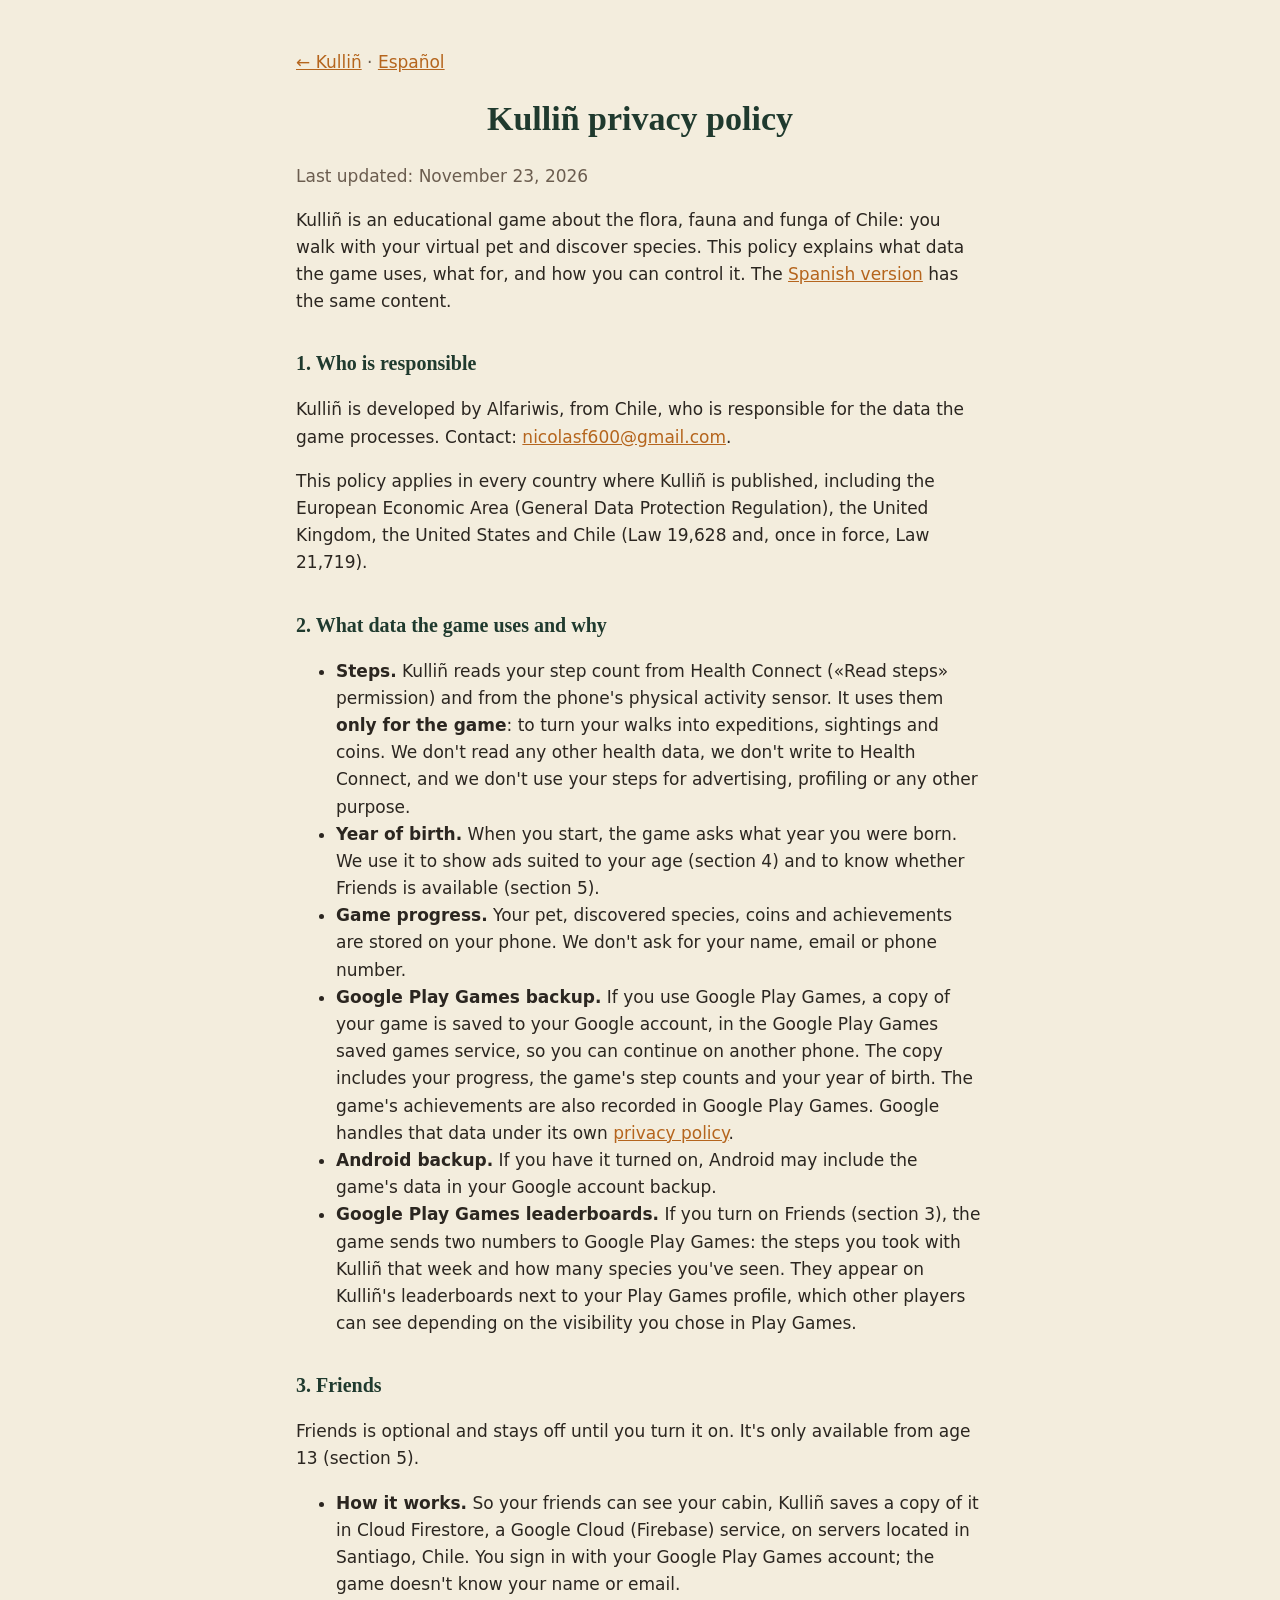
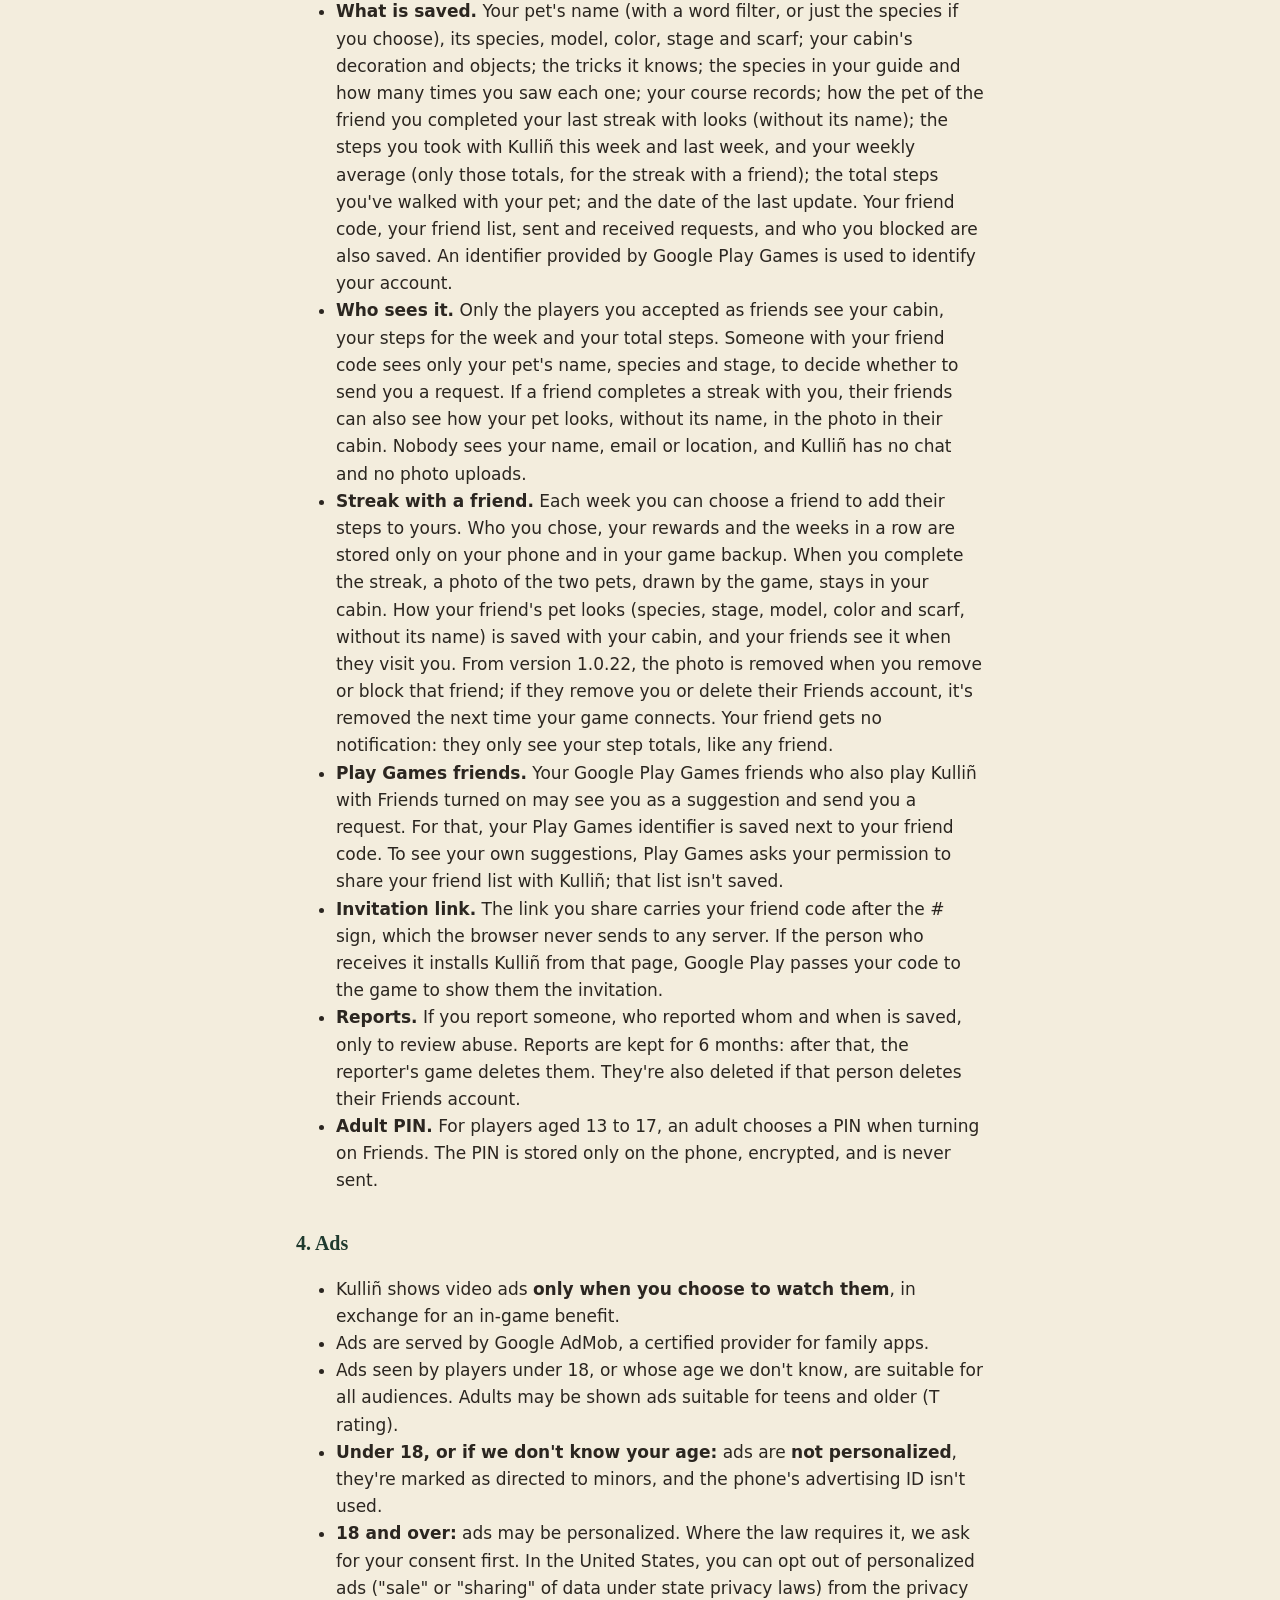
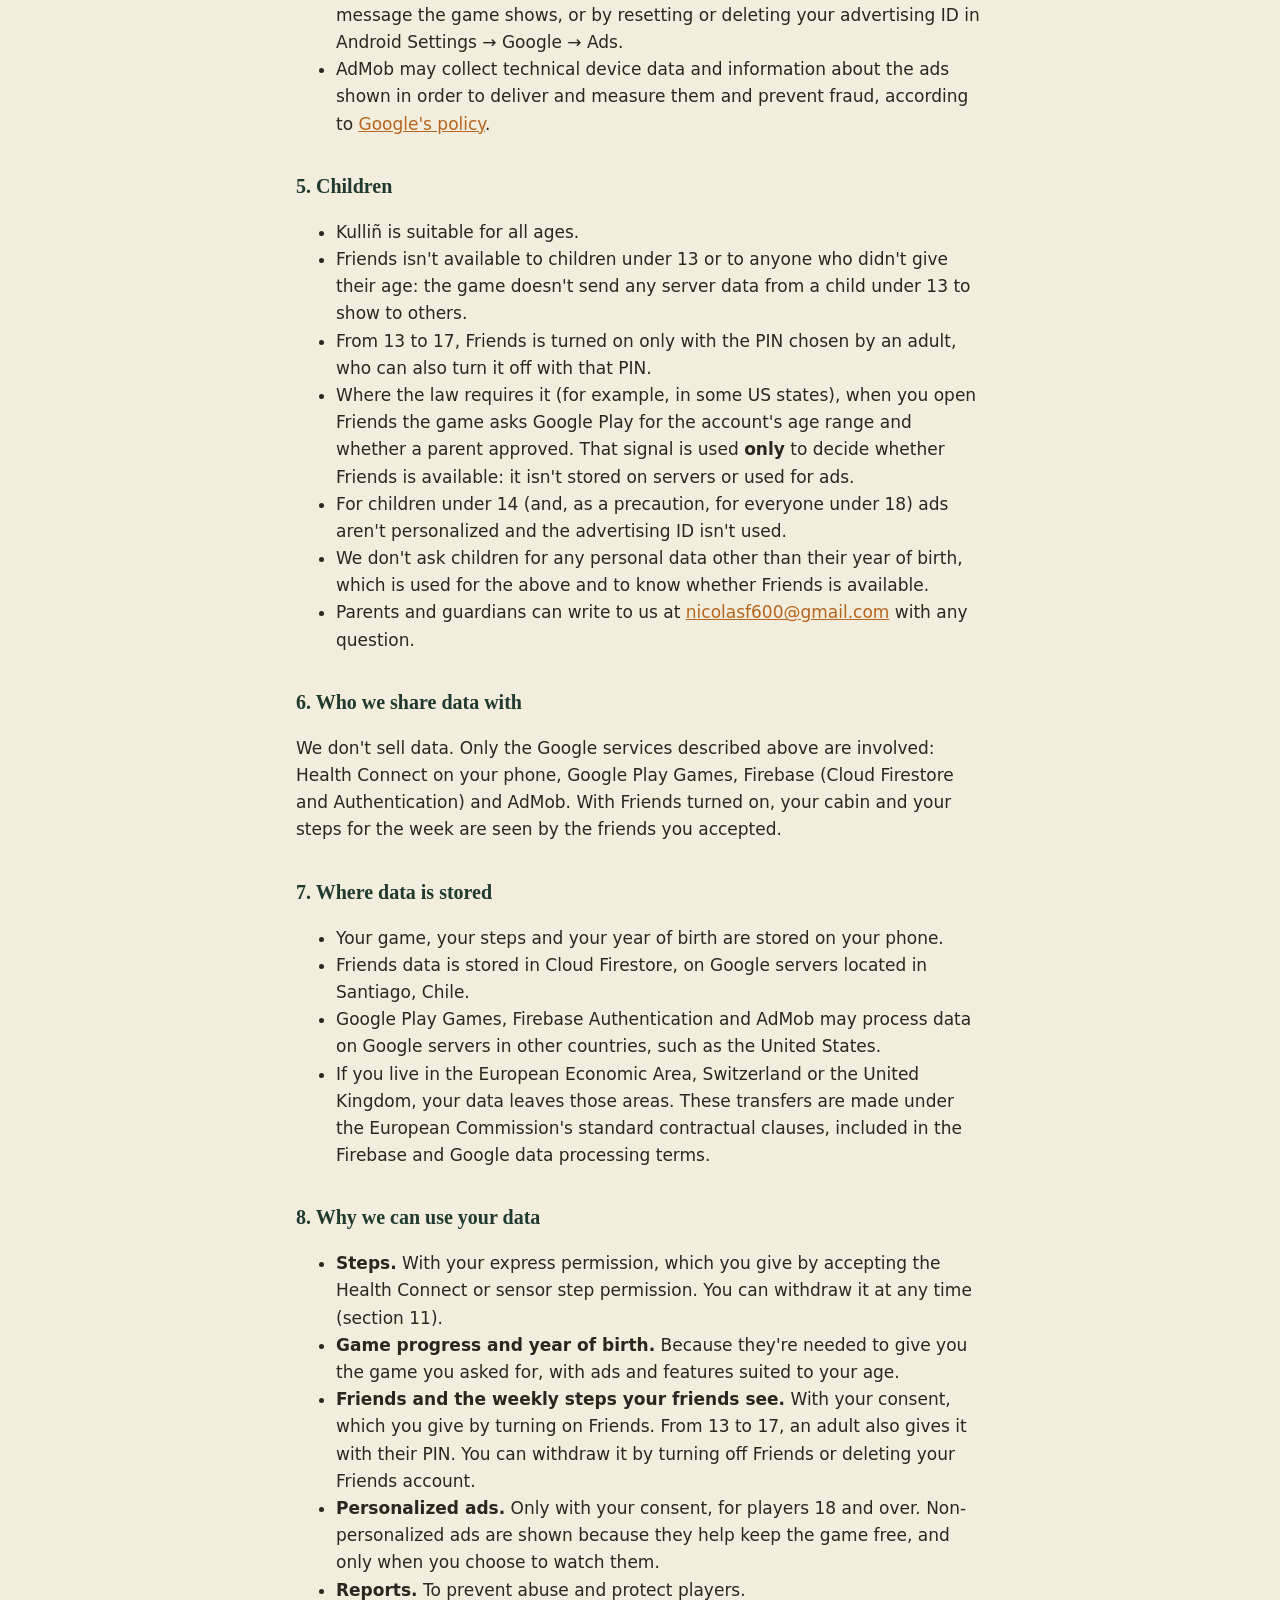
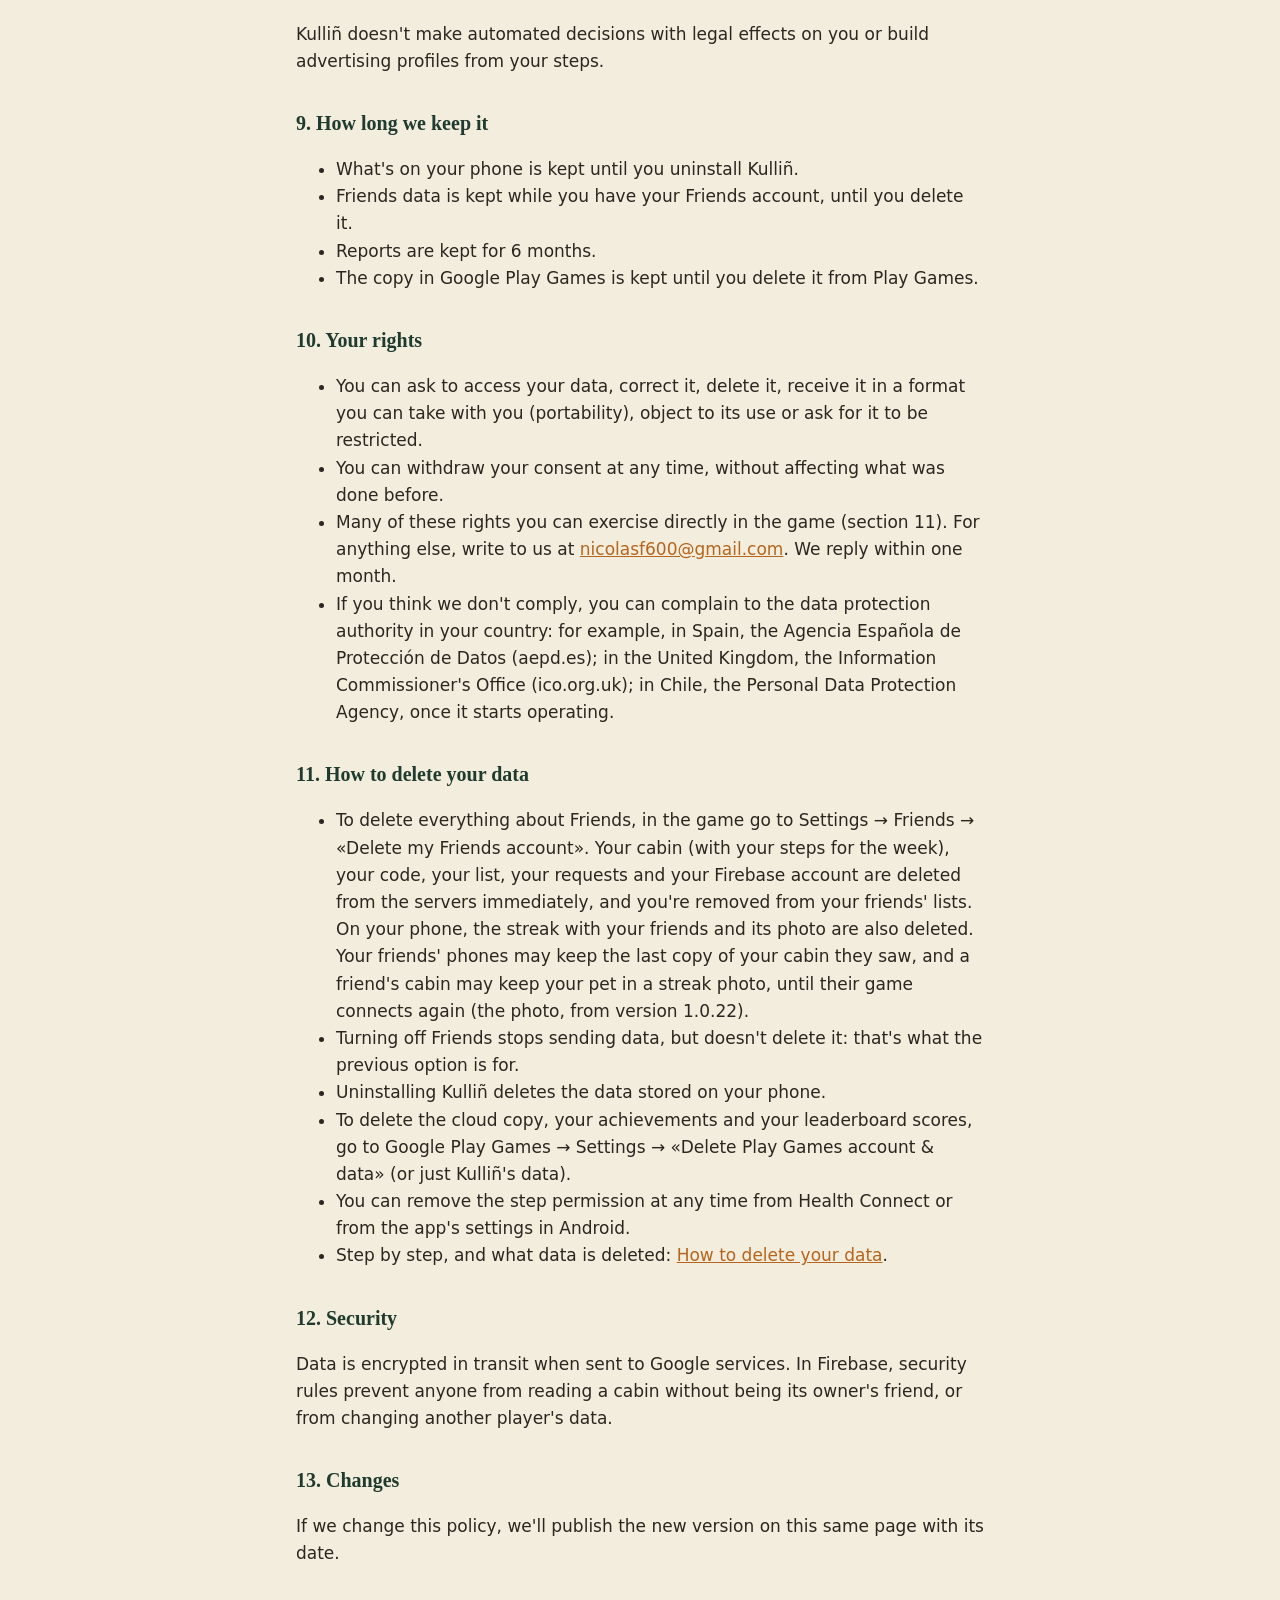
<file: privacy.html>
<!doctype html>
<html lang="en">
<head>
<meta charset="utf-8">
<meta name="viewport" content="width=device-width, initial-scale=1">
<title>Privacy policy · Kulliñ</title>
<link rel="stylesheet" href="estilo.css">
</head>
<body>
<main>
<p class="volver"><a href="index.html">← Kulliñ</a> · <a href="privacidad.html">Español</a></p>
<h1>Kulliñ privacy policy</h1>
<p class="fecha">Last updated: November 23, 2026</p>

<p>Kulliñ is an educational game about the flora, fauna and funga of Chile: you walk with your virtual pet and discover species. This policy explains what data the game uses, what for, and how you can control it. The <a href="privacidad.html">Spanish version</a> has the same content.</p>

<h2>1. Who is responsible</h2>
<p>Kulliñ is developed by Alfariwis, from Chile, who is responsible for the data the game processes. Contact: <a href="mailto:nicolasf600@gmail.com">nicolasf600@gmail.com</a>.</p>
<p>This policy applies in every country where Kulliñ is published, including the European Economic Area (General Data Protection Regulation), the United Kingdom, the United States and Chile (Law 19,628 and, once in force, Law 21,719).</p>

<h2>2. What data the game uses and why</h2>
<ul>
<li><strong>Steps.</strong> Kulliñ reads your step count from Health Connect («Read steps» permission) and from the phone's physical activity sensor. It uses them <strong>only for the game</strong>: to turn your walks into expeditions, sightings and coins. We don't read any other health data, we don't write to Health Connect, and we don't use your steps for advertising, profiling or any other purpose.</li>
<li><strong>Year of birth.</strong> When you start, the game asks what year you were born. We use it to show ads suited to your age (section 4) and to know whether Friends is available (section 5).</li>
<li><strong>Game progress.</strong> Your pet, discovered species, coins and achievements are stored on your phone. We don't ask for your name, email or phone number.</li>
<li><strong>Google Play Games backup.</strong> If you use Google Play Games, a copy of your game is saved to your Google account, in the Google Play Games saved games service, so you can continue on another phone. The copy includes your progress, the game's step counts and your year of birth. The game's achievements are also recorded in Google Play Games. Google handles that data under its own <a href="https://policies.google.com/privacy">privacy policy</a>.</li>
<li><strong>Android backup.</strong> If you have it turned on, Android may include the game's data in your Google account backup.</li>
<li><strong>Google Play Games leaderboards.</strong> If you turn on Friends (section 3), the game sends two numbers to Google Play Games: the steps you took with Kulliñ that week and how many species you've seen. They appear on Kulliñ's leaderboards next to your Play Games profile, which other players can see depending on the visibility you chose in Play Games.</li>
</ul>

<h2>3. Friends</h2>
<p>Friends is optional and stays off until you turn it on. It's only available from age 13 (section 5).</p>
<ul>
<li><strong>How it works.</strong> So your friends can see your cabin, Kulliñ saves a copy of it in Cloud Firestore, a Google Cloud (Firebase) service, on servers located in Santiago, Chile. You sign in with your Google Play Games account; the game doesn't know your name or email.</li>
<li><strong>What is saved.</strong> Your pet's name (with a word filter, or just the species if you choose), its species, model, color, stage and scarf; your cabin's decoration and objects; the tricks it knows; the species in your guide and how many times you saw each one; your course records; how the pet of the friend you completed your last streak with looks (without its name); the steps you took with Kulliñ this week and last week, and your weekly average (only those totals, for the streak with a friend); the total steps you've walked with your pet; and the date of the last update. Your friend code, your friend list, sent and received requests, and who you blocked are also saved. An identifier provided by Google Play Games is used to identify your account.</li>
<li><strong>Who sees it.</strong> Only the players you accepted as friends see your cabin, your steps for the week and your total steps. Someone with your friend code sees only your pet's name, species and stage, to decide whether to send you a request. If a friend completes a streak with you, their friends can also see how your pet looks, without its name, in the photo in their cabin. Nobody sees your name, email or location, and Kulliñ has no chat and no photo uploads.</li>
<li><strong>Streak with a friend.</strong> Each week you can choose a friend to add their steps to yours. Who you chose, your rewards and the weeks in a row are stored only on your phone and in your game backup. When you complete the streak, a photo of the two pets, drawn by the game, stays in your cabin. How your friend's pet looks (species, stage, model, color and scarf, without its name) is saved with your cabin, and your friends see it when they visit you. From version 1.0.22, the photo is removed when you remove or block that friend; if they remove you or delete their Friends account, it's removed the next time your game connects. Your friend gets no notification: they only see your step totals, like any friend.</li>
<li><strong>Play Games friends.</strong> Your Google Play Games friends who also play Kulliñ with Friends turned on may see you as a suggestion and send you a request. For that, your Play Games identifier is saved next to your friend code. To see your own suggestions, Play Games asks your permission to share your friend list with Kulliñ; that list isn't saved.</li>
<li><strong>Invitation link.</strong> The link you share carries your friend code after the # sign, which the browser never sends to any server. If the person who receives it installs Kulliñ from that page, Google Play passes your code to the game to show them the invitation.</li>
<li><strong>Reports.</strong> If you report someone, who reported whom and when is saved, only to review abuse. Reports are kept for 6 months: after that, the reporter's game deletes them. They're also deleted if that person deletes their Friends account.</li>
<li><strong>Adult PIN.</strong> For players aged 13 to 17, an adult chooses a PIN when turning on Friends. The PIN is stored only on the phone, encrypted, and is never sent.</li>
</ul>

<h2>4. Ads</h2>
<ul>
<li>Kulliñ shows video ads <strong>only when you choose to watch them</strong>, in exchange for an in-game benefit.</li>
<li>Ads are served by Google AdMob, a certified provider for family apps.</li>
<li>Ads seen by players under 18, or whose age we don't know, are suitable for all audiences. Adults may be shown ads suitable for teens and older (T rating).</li>
<li><strong>Under 18, or if we don't know your age:</strong> ads are <strong>not personalized</strong>, they're marked as directed to minors, and the phone's advertising ID isn't used.</li>
<li><strong>18 and over:</strong> ads may be personalized. Where the law requires it, we ask for your consent first. In the United States, you can opt out of personalized ads ("sale" or "sharing" of data under state privacy laws) from the privacy message the game shows, or by resetting or deleting your advertising ID in Android Settings → Google → Ads.</li>
<li>AdMob may collect technical device data and information about the ads shown in order to deliver and measure them and prevent fraud, according to <a href="https://policies.google.com/technologies/ads">Google's policy</a>.</li>
</ul>

<h2>5. Children</h2>
<ul>
<li>Kulliñ is suitable for all ages.</li>
<li>Friends isn't available to children under 13 or to anyone who didn't give their age: the game doesn't send any server data from a child under 13 to show to others.</li>
<li>From 13 to 17, Friends is turned on only with the PIN chosen by an adult, who can also turn it off with that PIN.</li>
<li>Where the law requires it (for example, in some US states), when you open Friends the game asks Google Play for the account's age range and whether a parent approved. That signal is used <strong>only</strong> to decide whether Friends is available: it isn't stored on servers or used for ads.</li>
<li>For children under 14 (and, as a precaution, for everyone under 18) ads aren't personalized and the advertising ID isn't used.</li>
<li>We don't ask children for any personal data other than their year of birth, which is used for the above and to know whether Friends is available.</li>
<li>Parents and guardians can write to us at <a href="mailto:nicolasf600@gmail.com">nicolasf600@gmail.com</a> with any question.</li>
</ul>

<h2>6. Who we share data with</h2>
<p>We don't sell data. Only the Google services described above are involved: Health Connect on your phone, Google Play Games, Firebase (Cloud Firestore and Authentication) and AdMob. With Friends turned on, your cabin and your steps for the week are seen by the friends you accepted.</p>

<h2>7. Where data is stored</h2>
<ul>
<li>Your game, your steps and your year of birth are stored on your phone.</li>
<li>Friends data is stored in Cloud Firestore, on Google servers located in Santiago, Chile.</li>
<li>Google Play Games, Firebase Authentication and AdMob may process data on Google servers in other countries, such as the United States.</li>
<li>If you live in the European Economic Area, Switzerland or the United Kingdom, your data leaves those areas. These transfers are made under the European Commission's standard contractual clauses, included in the Firebase and Google data processing terms.</li>
</ul>

<h2>8. Why we can use your data</h2>
<ul>
<li><strong>Steps.</strong> With your express permission, which you give by accepting the Health Connect or sensor step permission. You can withdraw it at any time (section 11).</li>
<li><strong>Game progress and year of birth.</strong> Because they're needed to give you the game you asked for, with ads and features suited to your age.</li>
<li><strong>Friends and the weekly steps your friends see.</strong> With your consent, which you give by turning on Friends. From 13 to 17, an adult also gives it with their PIN. You can withdraw it by turning off Friends or deleting your Friends account.</li>
<li><strong>Personalized ads.</strong> Only with your consent, for players 18 and over. Non-personalized ads are shown because they help keep the game free, and only when you choose to watch them.</li>
<li><strong>Reports.</strong> To prevent abuse and protect players.</li>
</ul>
<p>Kulliñ doesn't make automated decisions with legal effects on you or build advertising profiles from your steps.</p>

<h2>9. How long we keep it</h2>
<ul>
<li>What's on your phone is kept until you uninstall Kulliñ.</li>
<li>Friends data is kept while you have your Friends account, until you delete it.</li>
<li>Reports are kept for 6 months.</li>
<li>The copy in Google Play Games is kept until you delete it from Play Games.</li>
</ul>

<h2>10. Your rights</h2>
<ul>
<li>You can ask to access your data, correct it, delete it, receive it in a format you can take with you (portability), object to its use or ask for it to be restricted.</li>
<li>You can withdraw your consent at any time, without affecting what was done before.</li>
<li>Many of these rights you can exercise directly in the game (section 11). For anything else, write to us at <a href="mailto:nicolasf600@gmail.com">nicolasf600@gmail.com</a>. We reply within one month.</li>
<li>If you think we don't comply, you can complain to the data protection authority in your country: for example, in Spain, the Agencia Española de Protección de Datos (aepd.es); in the United Kingdom, the Information Commissioner's Office (ico.org.uk); in Chile, the Personal Data Protection Agency, once it starts operating.</li>
</ul>

<h2>11. How to delete your data</h2>
<ul>
<li>To delete everything about Friends, in the game go to Settings → Friends → «Delete my Friends account». Your cabin (with your steps for the week), your code, your list, your requests and your Firebase account are deleted from the servers immediately, and you're removed from your friends' lists. On your phone, the streak with your friends and its photo are also deleted. Your friends' phones may keep the last copy of your cabin they saw, and a friend's cabin may keep your pet in a streak photo, until their game connects again (the photo, from version 1.0.22).</li>
<li>Turning off Friends stops sending data, but doesn't delete it: that's what the previous option is for.</li>
<li>Uninstalling Kulliñ deletes the data stored on your phone.</li>
<li>To delete the cloud copy, your achievements and your leaderboard scores, go to Google Play Games → Settings → «Delete Play Games account &amp; data» (or just Kulliñ's data).</li>
<li>You can remove the step permission at any time from Health Connect or from the app's settings in Android.</li>
<li>Step by step, and what data is deleted: <a href="delete-data.html">How to delete your data</a>.</li>
</ul>

<h2>12. Security</h2>
<p>Data is encrypted in transit when sent to Google services. In Firebase, security rules prevent anyone from reading a cabin without being its owner's friend, or from changing another player's data.</p>

<h2>13. Changes</h2>
<p>If we change this policy, we'll publish the new version on this same page with its date.</p>
</main>
</body>
</html>
</file>
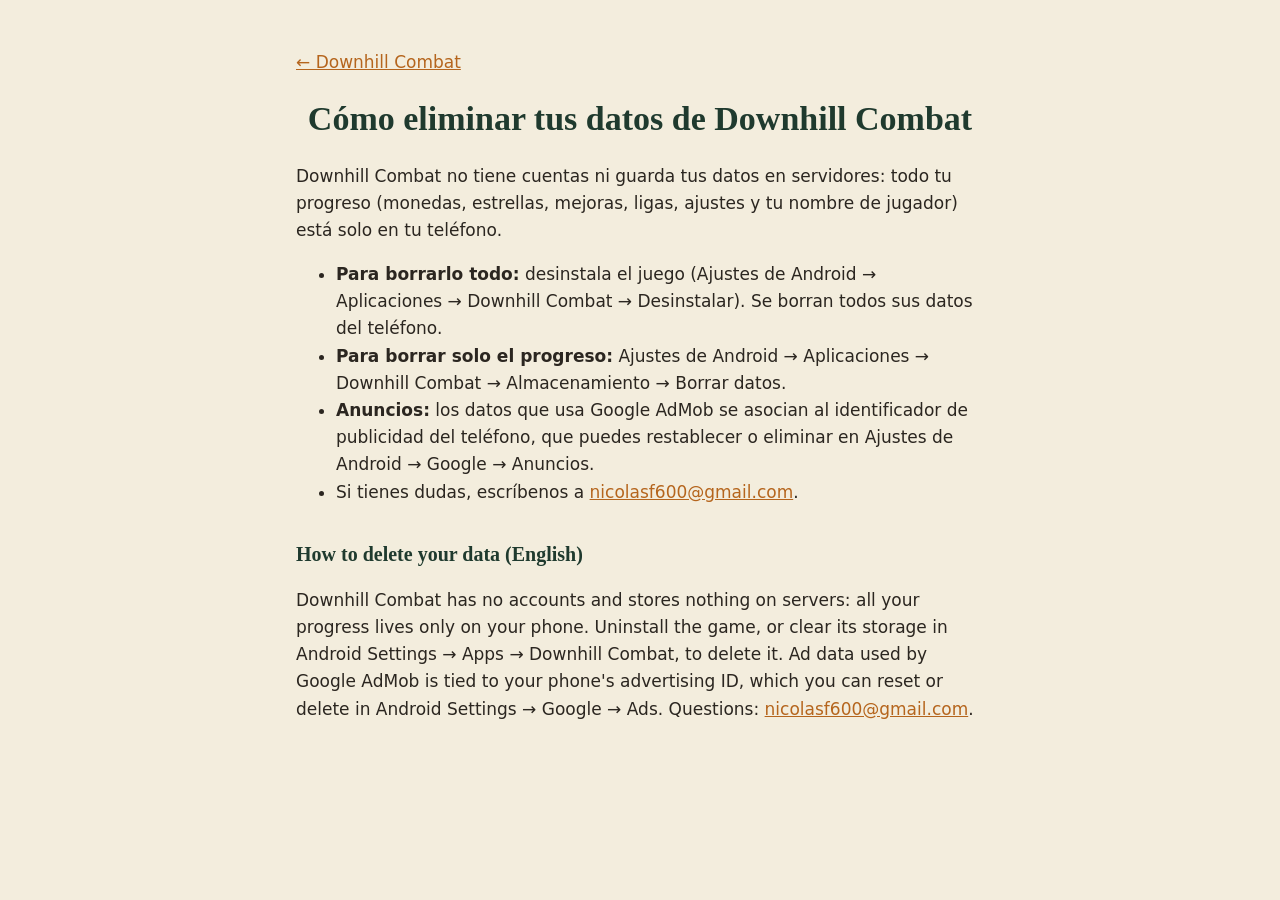
<file: downhill/eliminar-datos.html>
<!doctype html>
<html lang="es">
<head>
<meta charset="utf-8">
<meta name="viewport" content="width=device-width, initial-scale=1">
<title>Eliminar datos · Downhill Combat</title>
<link rel="stylesheet" href="../estilo.css">
</head>
<body>
<main>
<p class="volver"><a href="index.html">← Downhill Combat</a></p>
<h1>Cómo eliminar tus datos de Downhill Combat</h1>
<p>Downhill Combat no tiene cuentas ni guarda tus datos en servidores: todo tu progreso (monedas, estrellas, mejoras, ligas, ajustes y tu nombre de jugador) está solo en tu teléfono.</p>
<ul>
<li><strong>Para borrarlo todo:</strong> desinstala el juego (Ajustes de Android → Aplicaciones → Downhill Combat → Desinstalar). Se borran todos sus datos del teléfono.</li>
<li><strong>Para borrar solo el progreso:</strong> Ajustes de Android → Aplicaciones → Downhill Combat → Almacenamiento → Borrar datos.</li>
<li><strong>Anuncios:</strong> los datos que usa Google AdMob se asocian al identificador de publicidad del teléfono, que puedes restablecer o eliminar en Ajustes de Android → Google → Anuncios.</li>
<li>Si tienes dudas, escríbenos a <a href="mailto:nicolasf600@gmail.com">nicolasf600@gmail.com</a>.</li>
</ul>

<h2>How to delete your data (English)</h2>
<p>Downhill Combat has no accounts and stores nothing on servers: all your progress lives only on your phone. Uninstall the game, or clear its storage in Android Settings → Apps → Downhill Combat, to delete it. Ad data used by Google AdMob is tied to your phone's advertising ID, which you can reset or delete in Android Settings → Google → Ads. Questions: <a href="mailto:nicolasf600@gmail.com">nicolasf600@gmail.com</a>.</p>
</main>
</body>
</html>
</file>
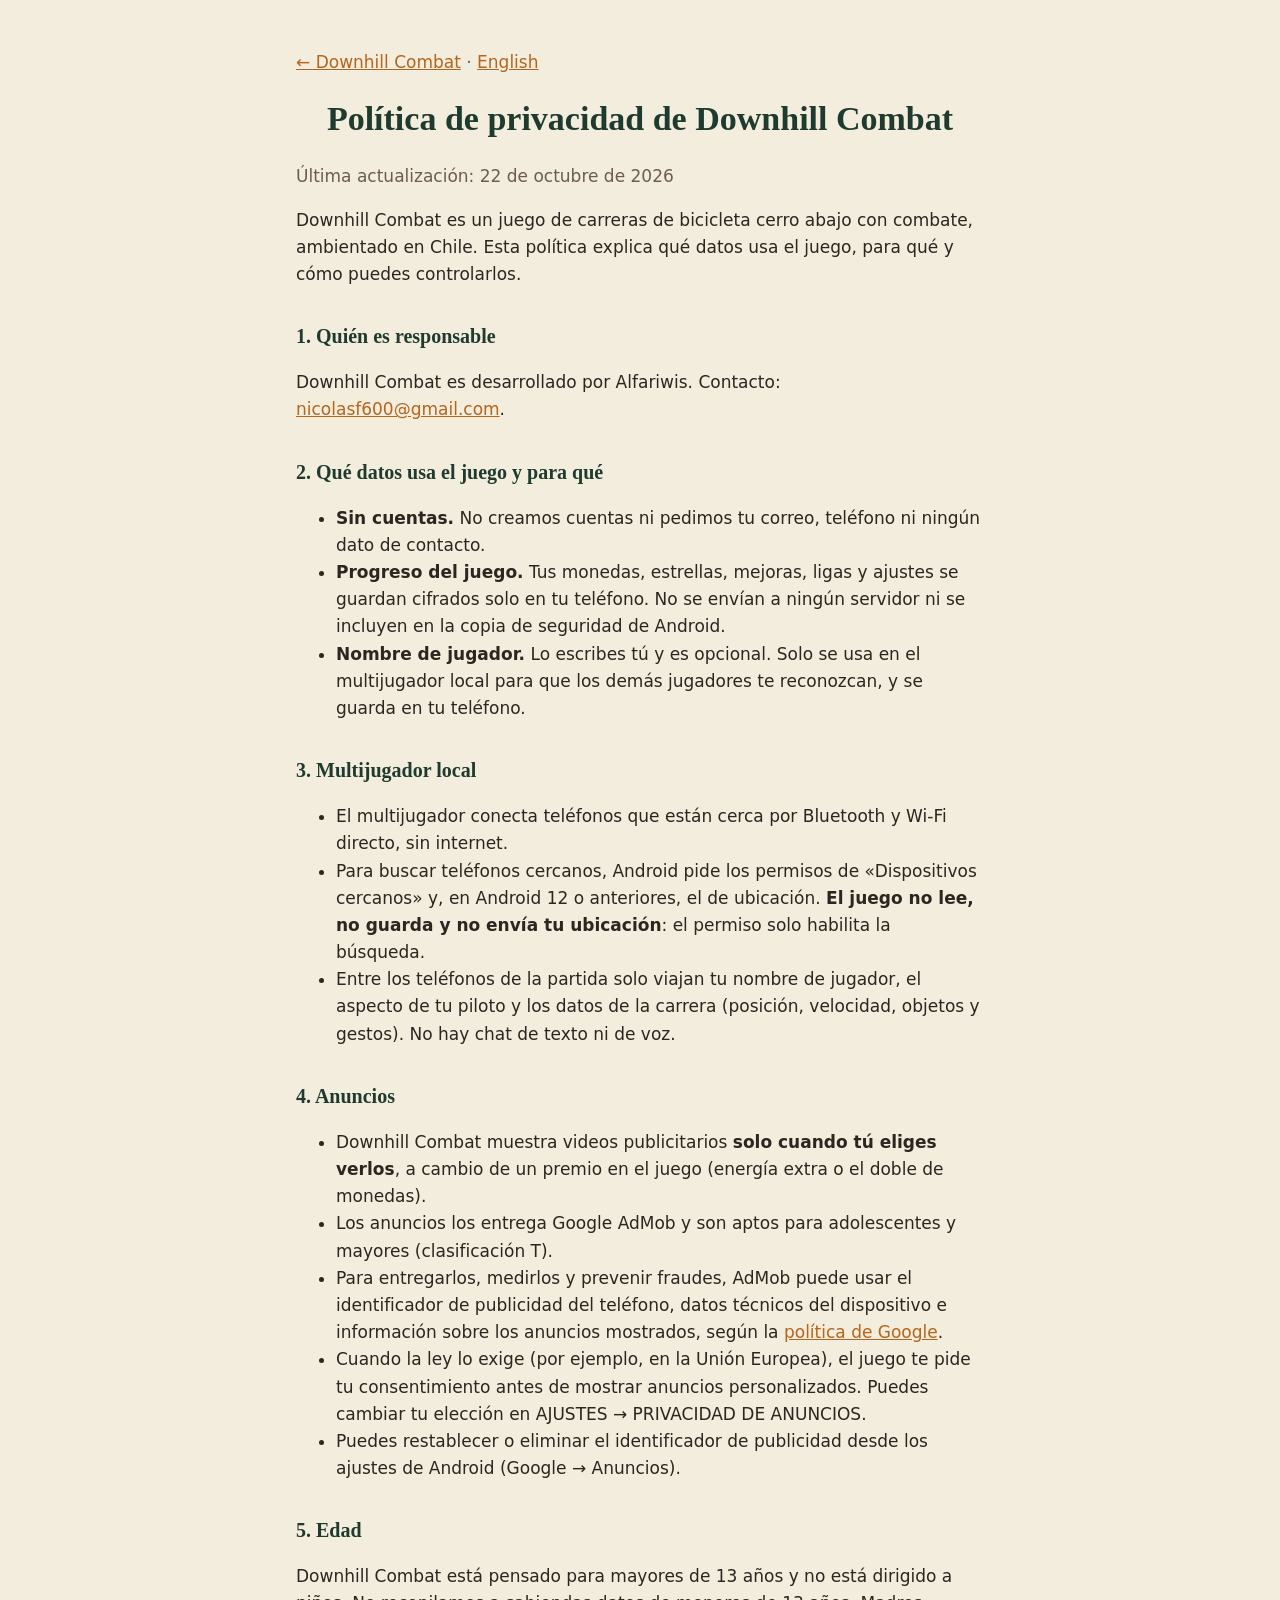
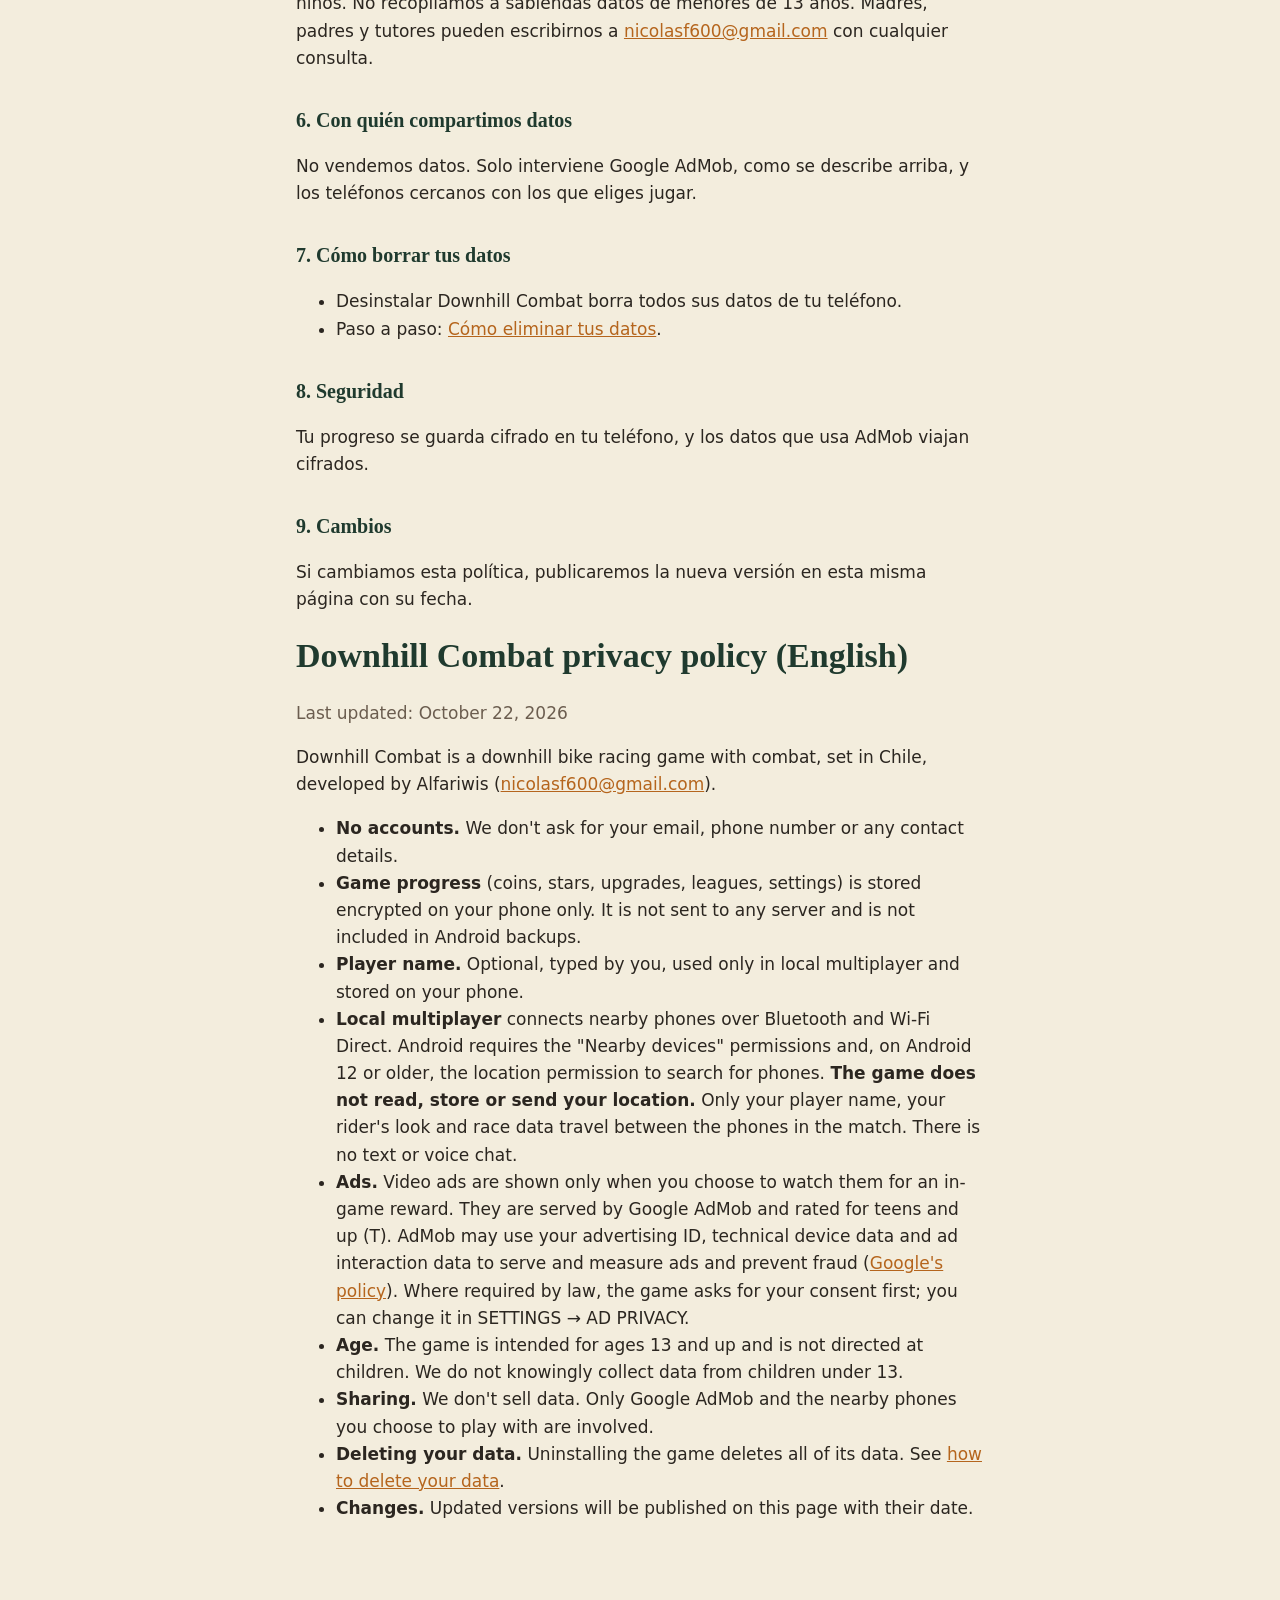
<file: downhill/privacidad.html>
<!doctype html>
<html lang="es">
<head>
<meta charset="utf-8">
<meta name="viewport" content="width=device-width, initial-scale=1">
<title>Política de privacidad · Downhill Combat</title>
<link rel="stylesheet" href="../estilo.css">
</head>
<body>
<main>
<p class="volver"><a href="index.html">← Downhill Combat</a> · <a href="#en">English</a></p>
<h1>Política de privacidad de Downhill Combat</h1>
<p class="fecha">Última actualización: 22 de octubre de 2026</p>

<p>Downhill Combat es un juego de carreras de bicicleta cerro abajo con combate, ambientado en Chile. Esta política explica qué datos usa el juego, para qué y cómo puedes controlarlos.</p>

<h2>1. Quién es responsable</h2>
<p>Downhill Combat es desarrollado por Alfariwis. Contacto: <a href="mailto:nicolasf600@gmail.com">nicolasf600@gmail.com</a>.</p>

<h2>2. Qué datos usa el juego y para qué</h2>
<ul>
<li><strong>Sin cuentas.</strong> No creamos cuentas ni pedimos tu correo, teléfono ni ningún dato de contacto.</li>
<li><strong>Progreso del juego.</strong> Tus monedas, estrellas, mejoras, ligas y ajustes se guardan cifrados solo en tu teléfono. No se envían a ningún servidor ni se incluyen en la copia de seguridad de Android.</li>
<li><strong>Nombre de jugador.</strong> Lo escribes tú y es opcional. Solo se usa en el multijugador local para que los demás jugadores te reconozcan, y se guarda en tu teléfono.</li>
</ul>

<h2>3. Multijugador local</h2>
<ul>
<li>El multijugador conecta teléfonos que están cerca por Bluetooth y Wi-Fi directo, sin internet.</li>
<li>Para buscar teléfonos cercanos, Android pide los permisos de «Dispositivos cercanos» y, en Android 12 o anteriores, el de ubicación. <strong>El juego no lee, no guarda y no envía tu ubicación</strong>: el permiso solo habilita la búsqueda.</li>
<li>Entre los teléfonos de la partida solo viajan tu nombre de jugador, el aspecto de tu piloto y los datos de la carrera (posición, velocidad, objetos y gestos). No hay chat de texto ni de voz.</li>
</ul>

<h2>4. Anuncios</h2>
<ul>
<li>Downhill Combat muestra videos publicitarios <strong>solo cuando tú eliges verlos</strong>, a cambio de un premio en el juego (energía extra o el doble de monedas).</li>
<li>Los anuncios los entrega Google AdMob y son aptos para adolescentes y mayores (clasificación T).</li>
<li>Para entregarlos, medirlos y prevenir fraudes, AdMob puede usar el identificador de publicidad del teléfono, datos técnicos del dispositivo e información sobre los anuncios mostrados, según la <a href="https://policies.google.com/technologies/ads">política de Google</a>.</li>
<li>Cuando la ley lo exige (por ejemplo, en la Unión Europea), el juego te pide tu consentimiento antes de mostrar anuncios personalizados. Puedes cambiar tu elección en AJUSTES → PRIVACIDAD DE ANUNCIOS.</li>
<li>Puedes restablecer o eliminar el identificador de publicidad desde los ajustes de Android (Google → Anuncios).</li>
</ul>

<h2>5. Edad</h2>
<p>Downhill Combat está pensado para mayores de 13 años y no está dirigido a niños. No recopilamos a sabiendas datos de menores de 13 años. Madres, padres y tutores pueden escribirnos a <a href="mailto:nicolasf600@gmail.com">nicolasf600@gmail.com</a> con cualquier consulta.</p>

<h2>6. Con quién compartimos datos</h2>
<p>No vendemos datos. Solo interviene Google AdMob, como se describe arriba, y los teléfonos cercanos con los que eliges jugar.</p>

<h2>7. Cómo borrar tus datos</h2>
<ul>
<li>Desinstalar Downhill Combat borra todos sus datos de tu teléfono.</li>
<li>Paso a paso: <a href="eliminar-datos.html">Cómo eliminar tus datos</a>.</li>
</ul>

<h2>8. Seguridad</h2>
<p>Tu progreso se guarda cifrado en tu teléfono, y los datos que usa AdMob viajan cifrados.</p>

<h2>9. Cambios</h2>
<p>Si cambiamos esta política, publicaremos la nueva versión en esta misma página con su fecha.</p>

<h1 id="en">Downhill Combat privacy policy (English)</h1>
<p class="fecha">Last updated: October 22, 2026</p>
<p>Downhill Combat is a downhill bike racing game with combat, set in Chile, developed by Alfariwis (<a href="mailto:nicolasf600@gmail.com">nicolasf600@gmail.com</a>).</p>
<ul>
<li><strong>No accounts.</strong> We don't ask for your email, phone number or any contact details.</li>
<li><strong>Game progress</strong> (coins, stars, upgrades, leagues, settings) is stored encrypted on your phone only. It is not sent to any server and is not included in Android backups.</li>
<li><strong>Player name.</strong> Optional, typed by you, used only in local multiplayer and stored on your phone.</li>
<li><strong>Local multiplayer</strong> connects nearby phones over Bluetooth and Wi-Fi Direct. Android requires the "Nearby devices" permissions and, on Android 12 or older, the location permission to search for phones. <strong>The game does not read, store or send your location.</strong> Only your player name, your rider's look and race data travel between the phones in the match. There is no text or voice chat.</li>
<li><strong>Ads.</strong> Video ads are shown only when you choose to watch them for an in-game reward. They are served by Google AdMob and rated for teens and up (T). AdMob may use your advertising ID, technical device data and ad interaction data to serve and measure ads and prevent fraud (<a href="https://policies.google.com/technologies/ads">Google's policy</a>). Where required by law, the game asks for your consent first; you can change it in SETTINGS → AD PRIVACY.</li>
<li><strong>Age.</strong> The game is intended for ages 13 and up and is not directed at children. We do not knowingly collect data from children under 13.</li>
<li><strong>Sharing.</strong> We don't sell data. Only Google AdMob and the nearby phones you choose to play with are involved.</li>
<li><strong>Deleting your data.</strong> Uninstalling the game deletes all of its data. See <a href="eliminar-datos.html">how to delete your data</a>.</li>
<li><strong>Changes.</strong> Updated versions will be published on this page with their date.</li>
</ul>
</main>
</body>
</html>
</file>
<file: estilo.css>
:root {
  --papel: #f3eddd;
  --tinta: #2b2620;
  --tinta-suave: #6b5d4f;
  --bosque: #1f3a2e;
  --cobre: #b5651d;
}
@media (prefers-color-scheme: dark) {
  :root {
    --papel: #1c2420;
    --tinta: #f3eddd;
    --tinta-suave: #c9bca6;
    --bosque: #a8d0a0;
    --cobre: #e39a52;
  }
}
* { box-sizing: border-box; }
body {
  margin: 0;
  background: var(--papel);
  color: var(--tinta);
  font: 17px/1.6 system-ui, -apple-system, "Segoe UI", Roboto, sans-serif;
}
main { max-width: 720px; margin: 0 auto; padding: 32px 16px 64px; }
h1 { color: var(--bosque); font-family: Georgia, serif; line-height: 1.2; }
h2 { color: var(--bosque); font-family: Georgia, serif; font-size: 1.25rem; margin-top: 2rem; }
a { color: var(--cobre); }
.logo { display: block; width: 160px; height: 160px; border-radius: 28px; margin: 0 auto 8px; }
main > h1:first-of-type { text-align: center; }
.bajada { text-align: center; color: var(--tinta-suave); font-size: 1.1rem; }
.fecha, .volver { color: var(--tinta-suave); }
.enlaces { list-style: none; padding: 0; }
.enlaces li { margin: 6px 0; }
</file>
